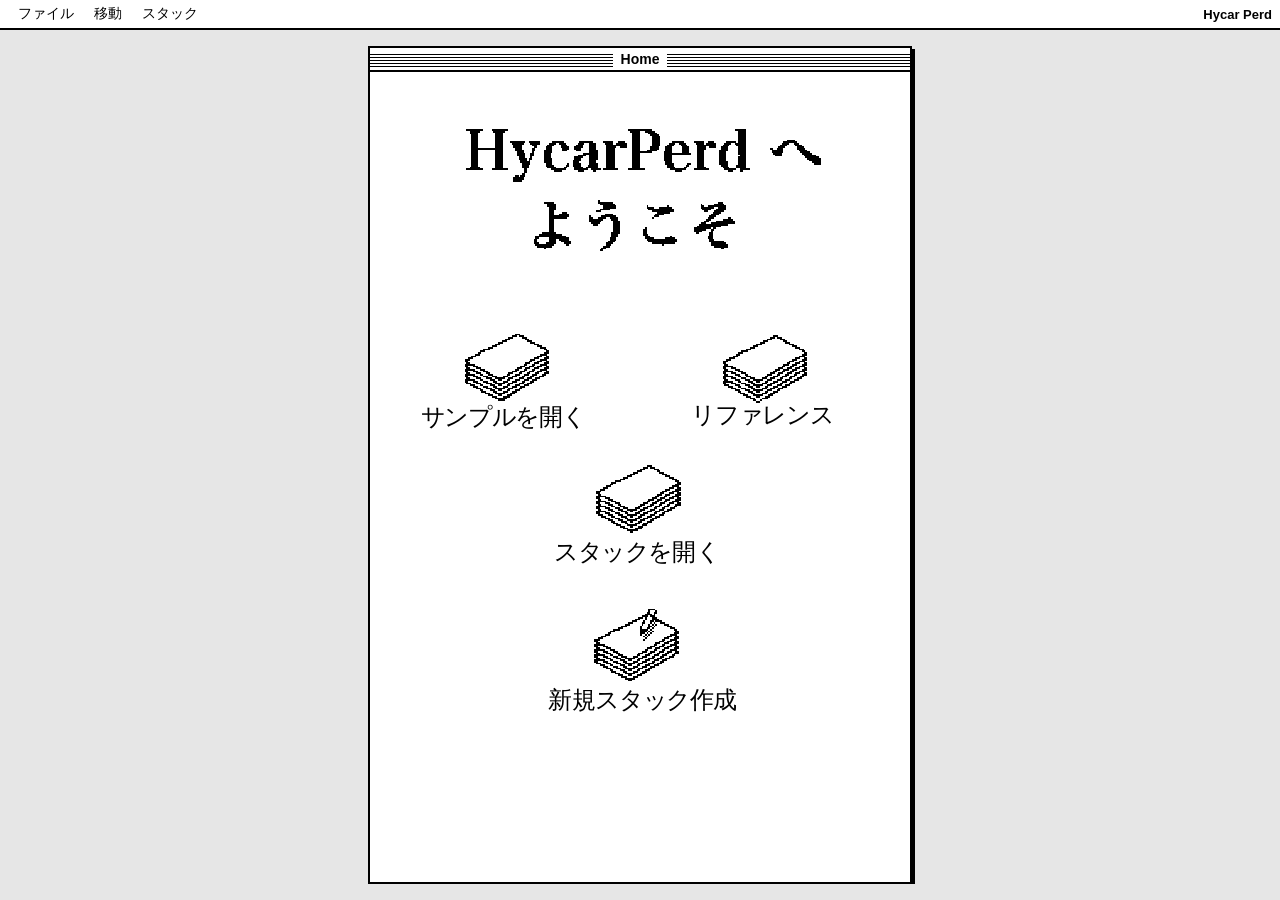
<file: index.html>
<!DOCTYPE html>
<html lang="ja" data-ui="pc">
<head>
  <meta charset="UTF-8">
  <meta name="viewport" content="width=device-width, initial-scale=1">
  <meta name="theme-color" content="#ffffff">
  <meta name="apple-mobile-web-app-title" content="HycarPerd">
  <title>HycarPerd</title>
  <link rel="stylesheet" href="./css/app.css">
  <script type="module" src="./js/app.js"></script>
</head>
<body>
  <header id="menubar" class="menubar"></header>

  <main class="workspace">
    <div class="card-column">
      <div id="card-area" class="card-area">
        <section id="card-window" class="card-window" aria-label="カード">
          <div class="title-bar"><span id="card-name">読み込み中...</span></div>
          <div id="card-stage" class="card-stage"></div>
        </section>
        <div id="paint-palette" class="paint-palette" aria-label="描画の道具" hidden></div>
      </div>
      <p id="message-box" class="message-box" aria-label="メッセージボックス" hidden></p>
    </div>
  </main>

  <div id="toast" class="toast" role="status" aria-live="polite" hidden></div>
  <input id="stack-file" class="visually-hidden" type="file" accept=".json,application/json"
    tabindex="-1" aria-hidden="true">
  <input id="image-file" class="visually-hidden" type="file" accept="image/*"
    tabindex="-1" aria-hidden="true">
</body>
</html>
</file>
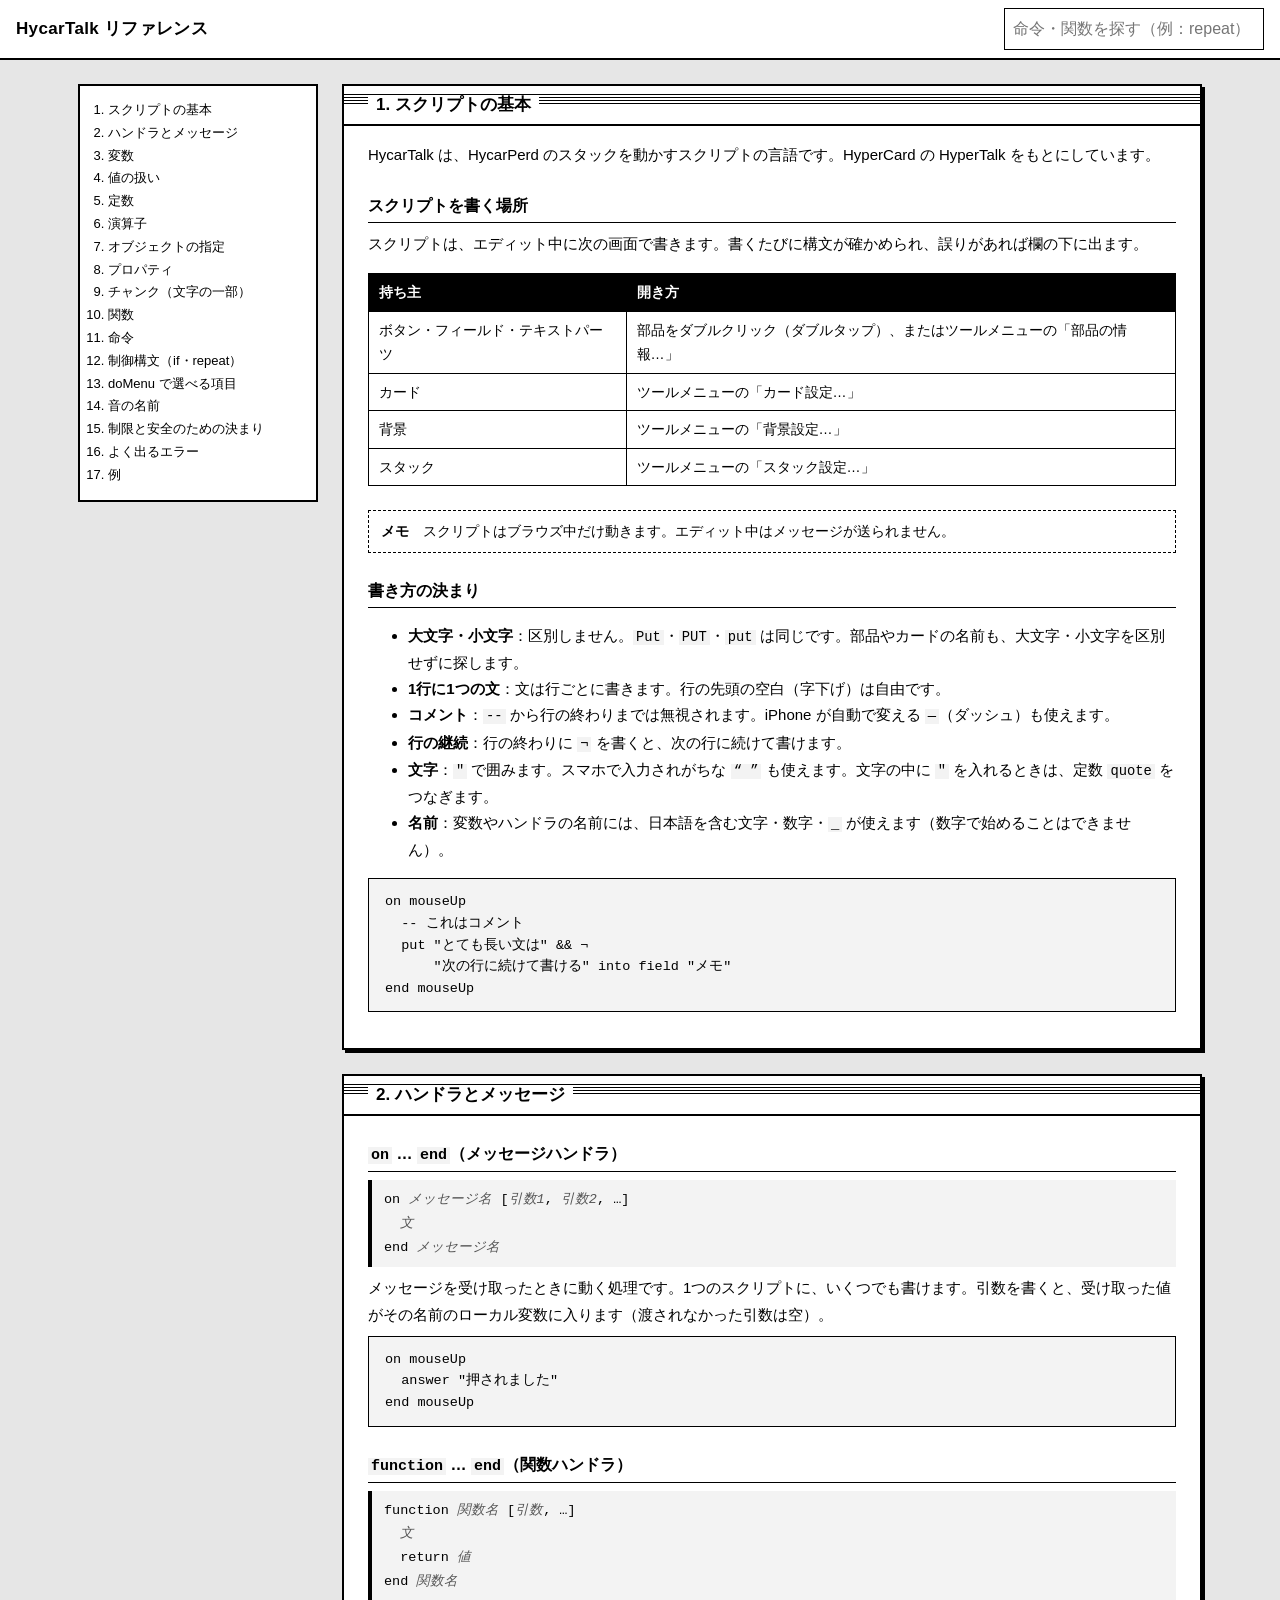
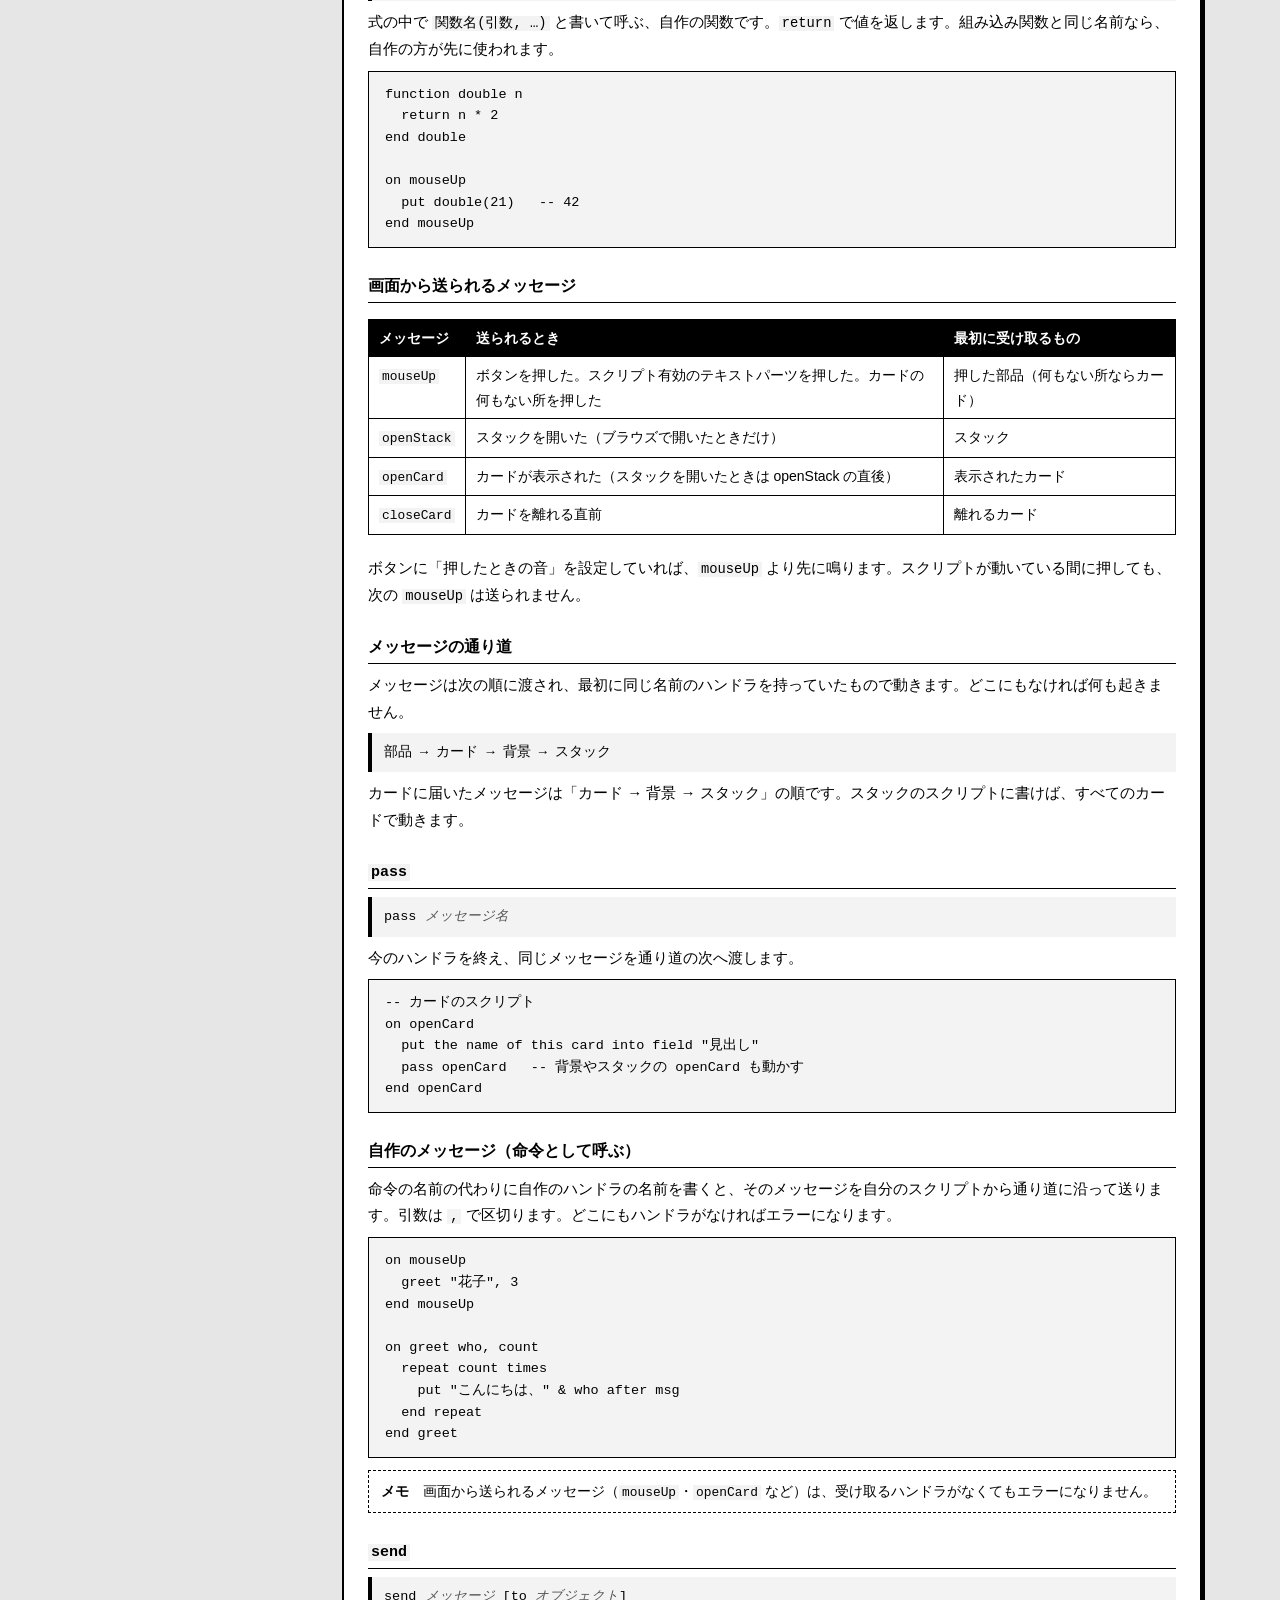
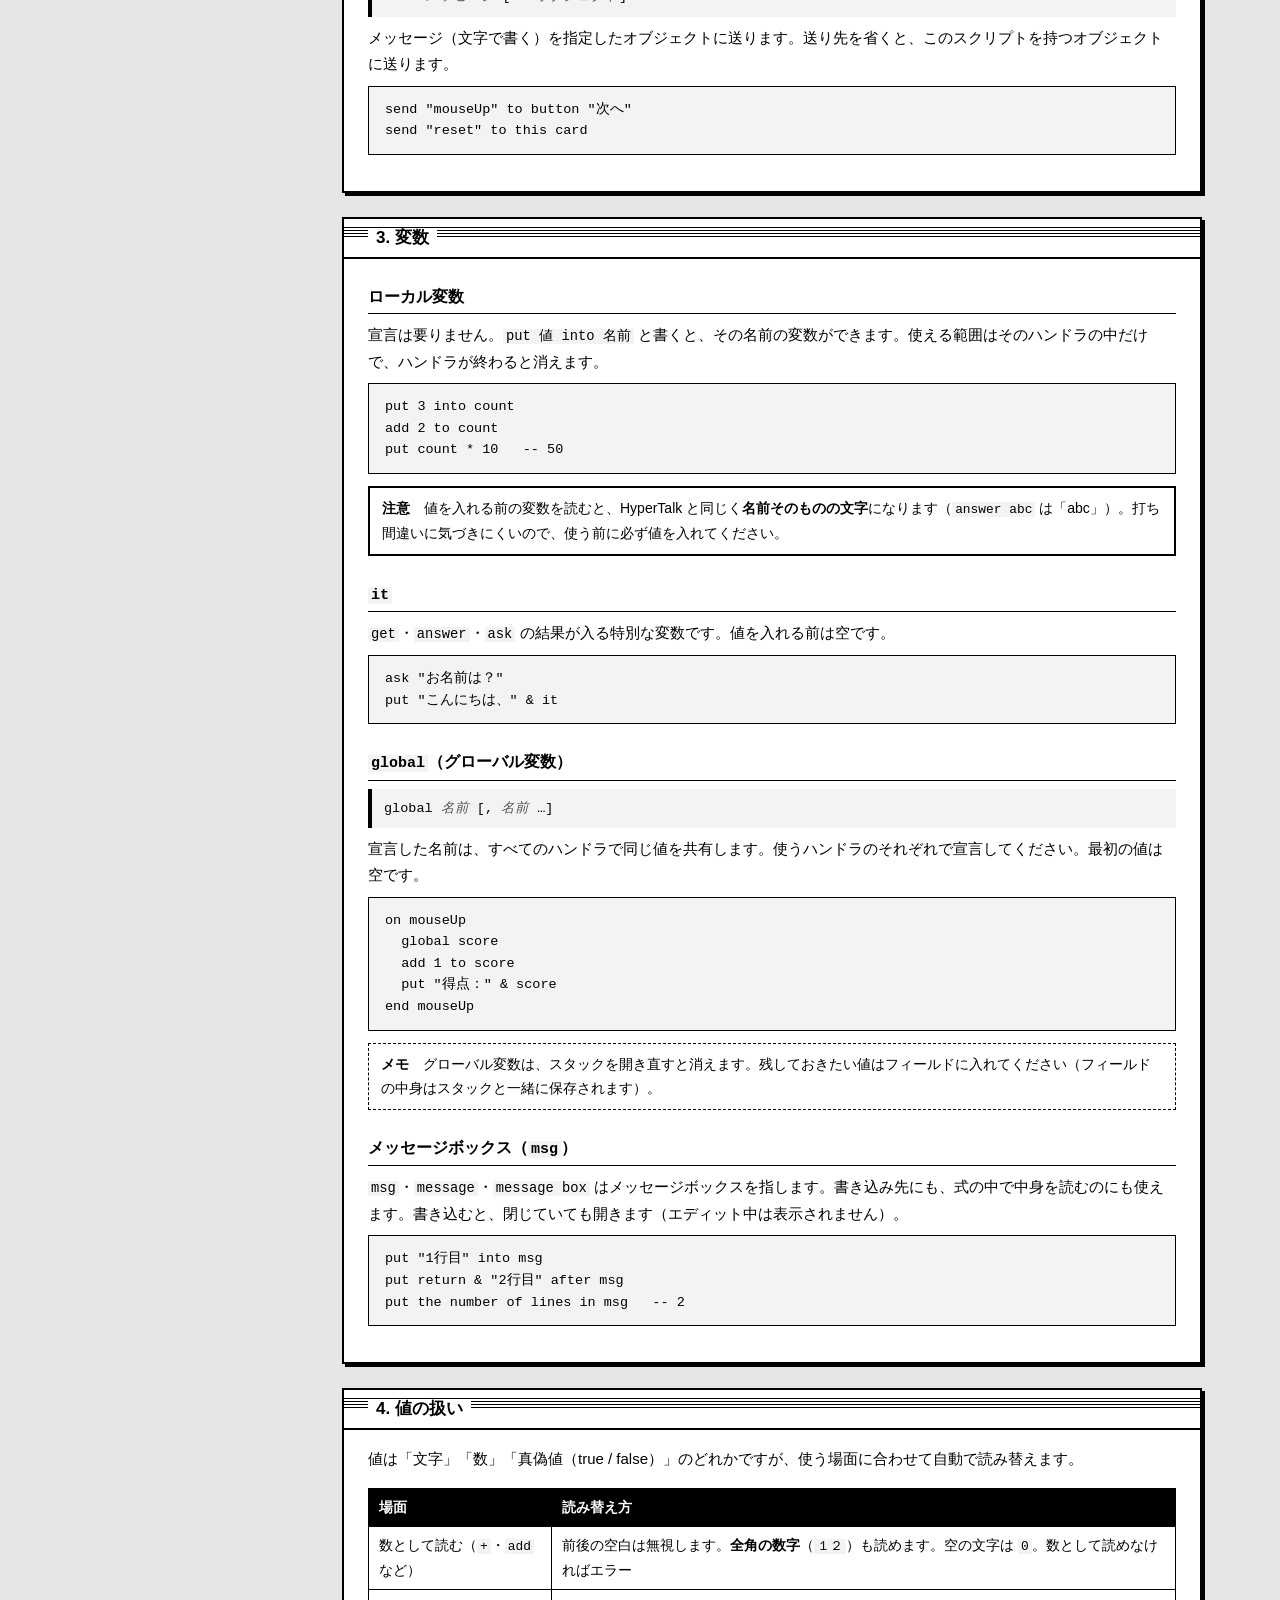
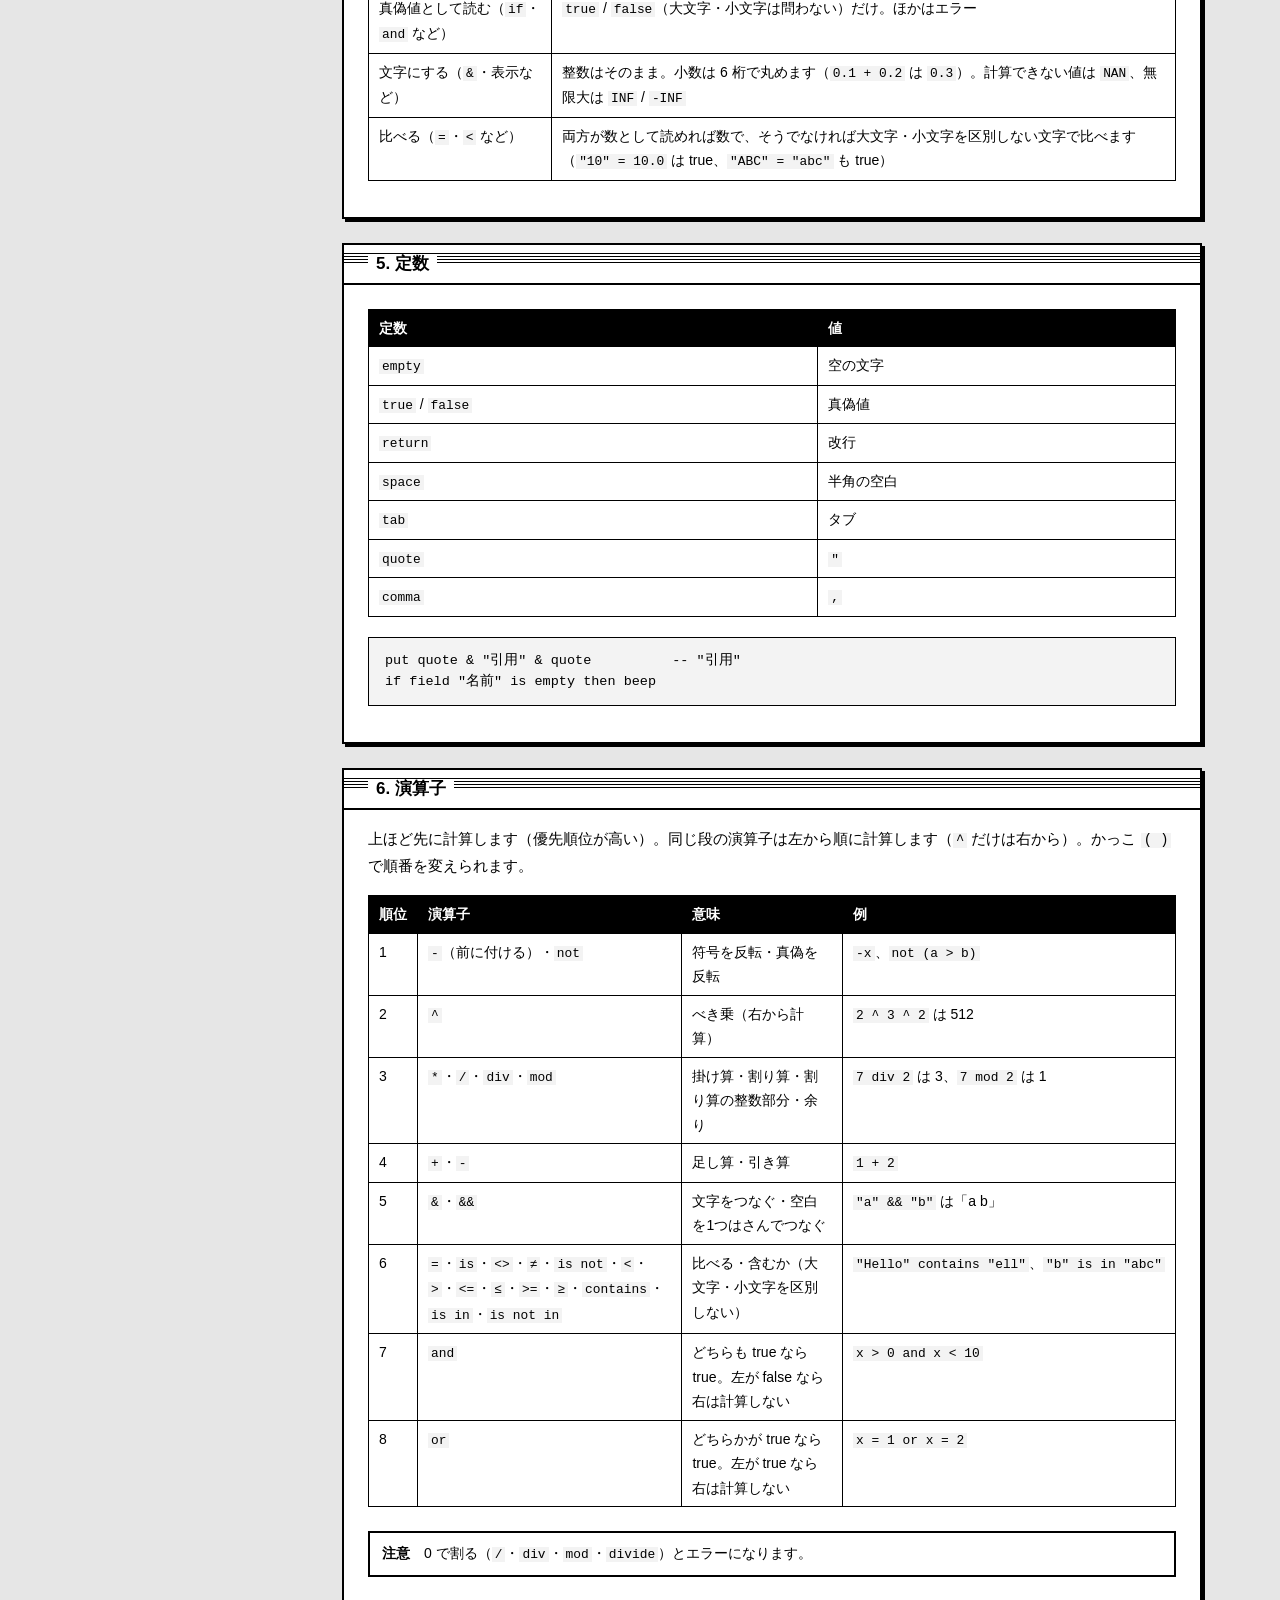
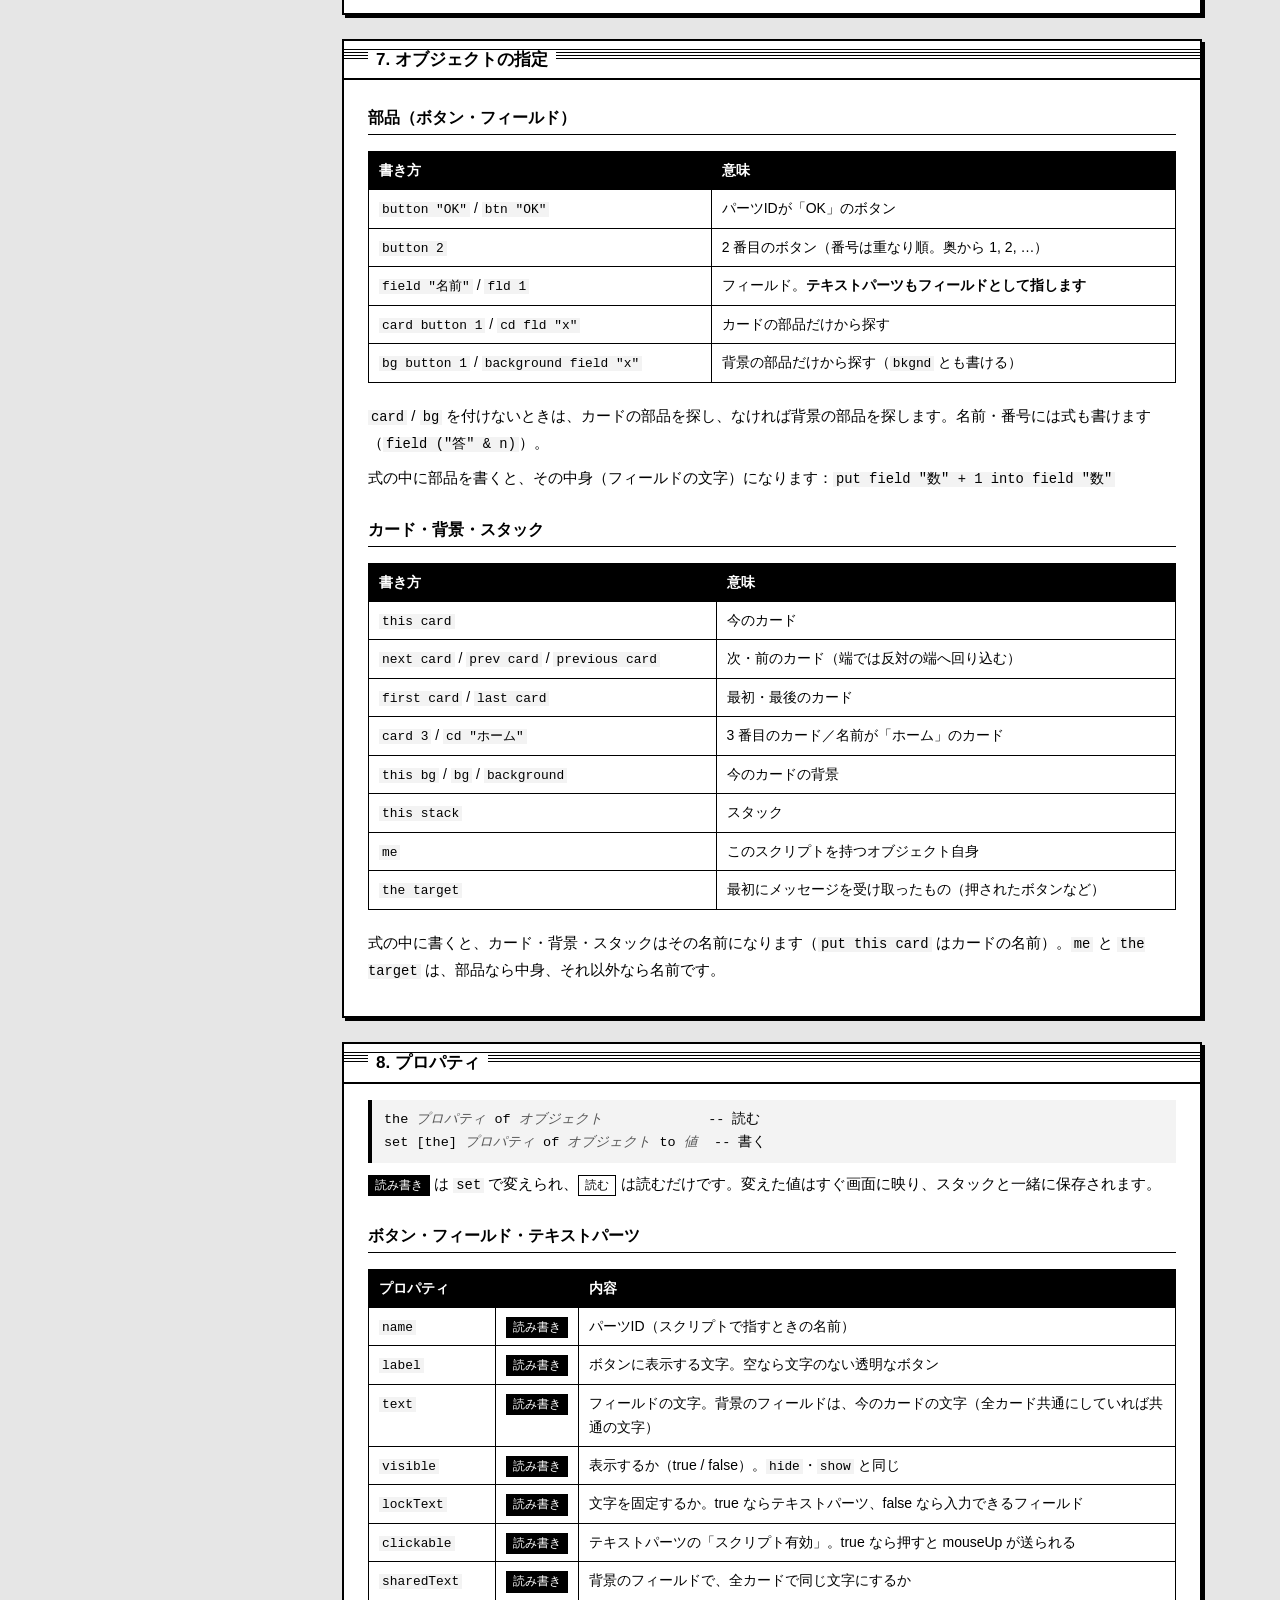
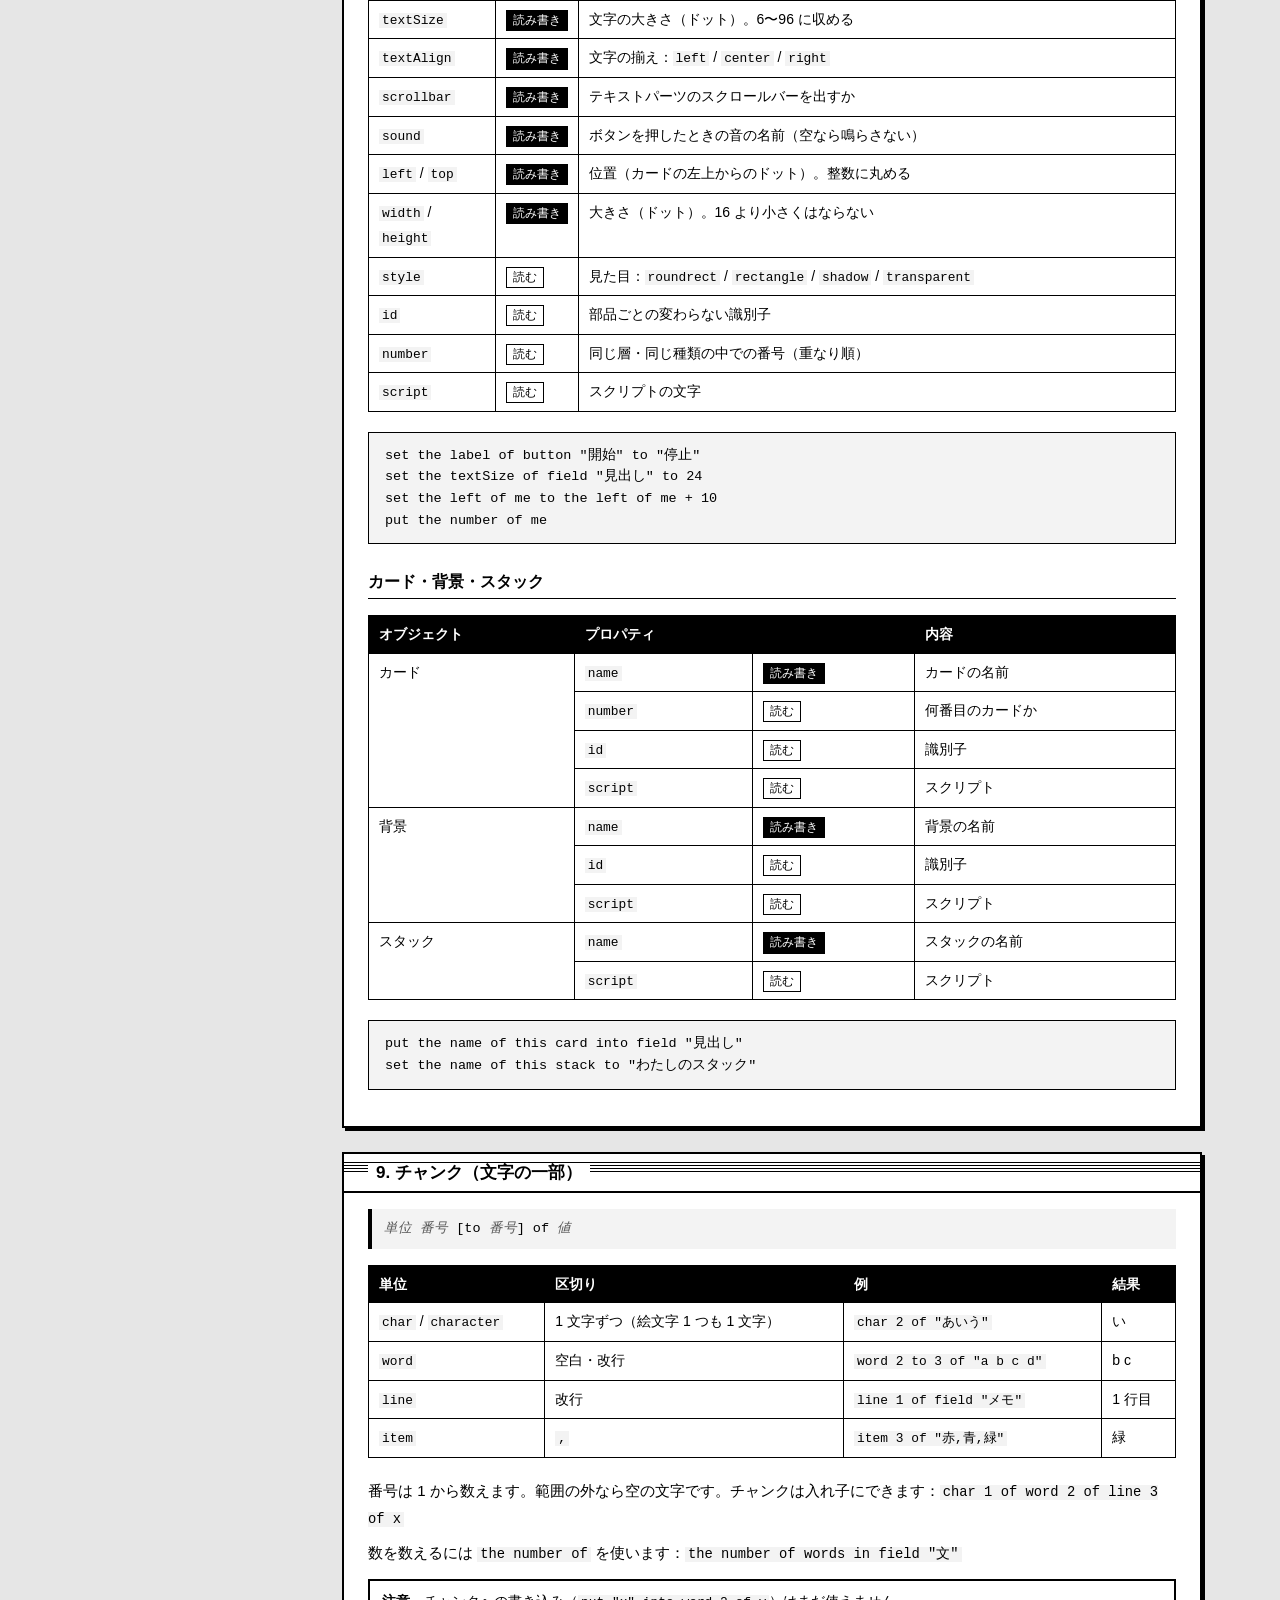
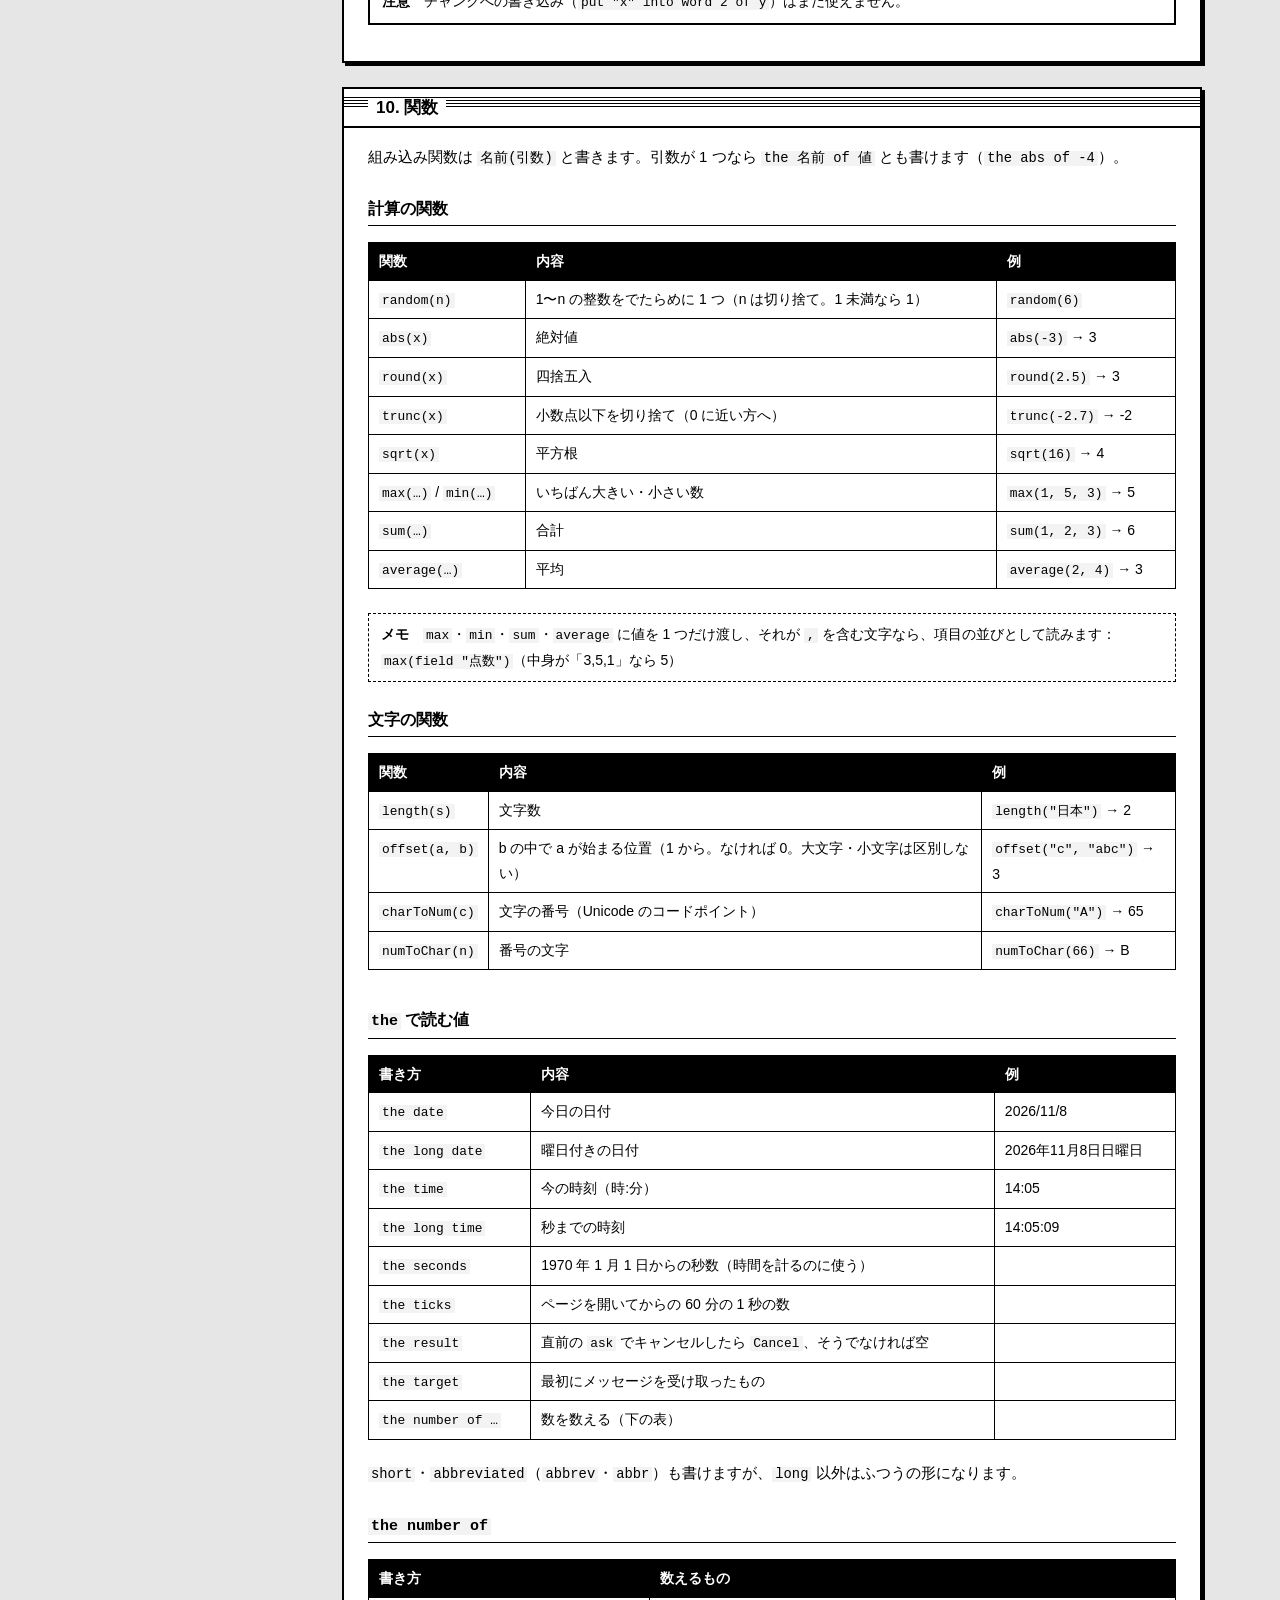
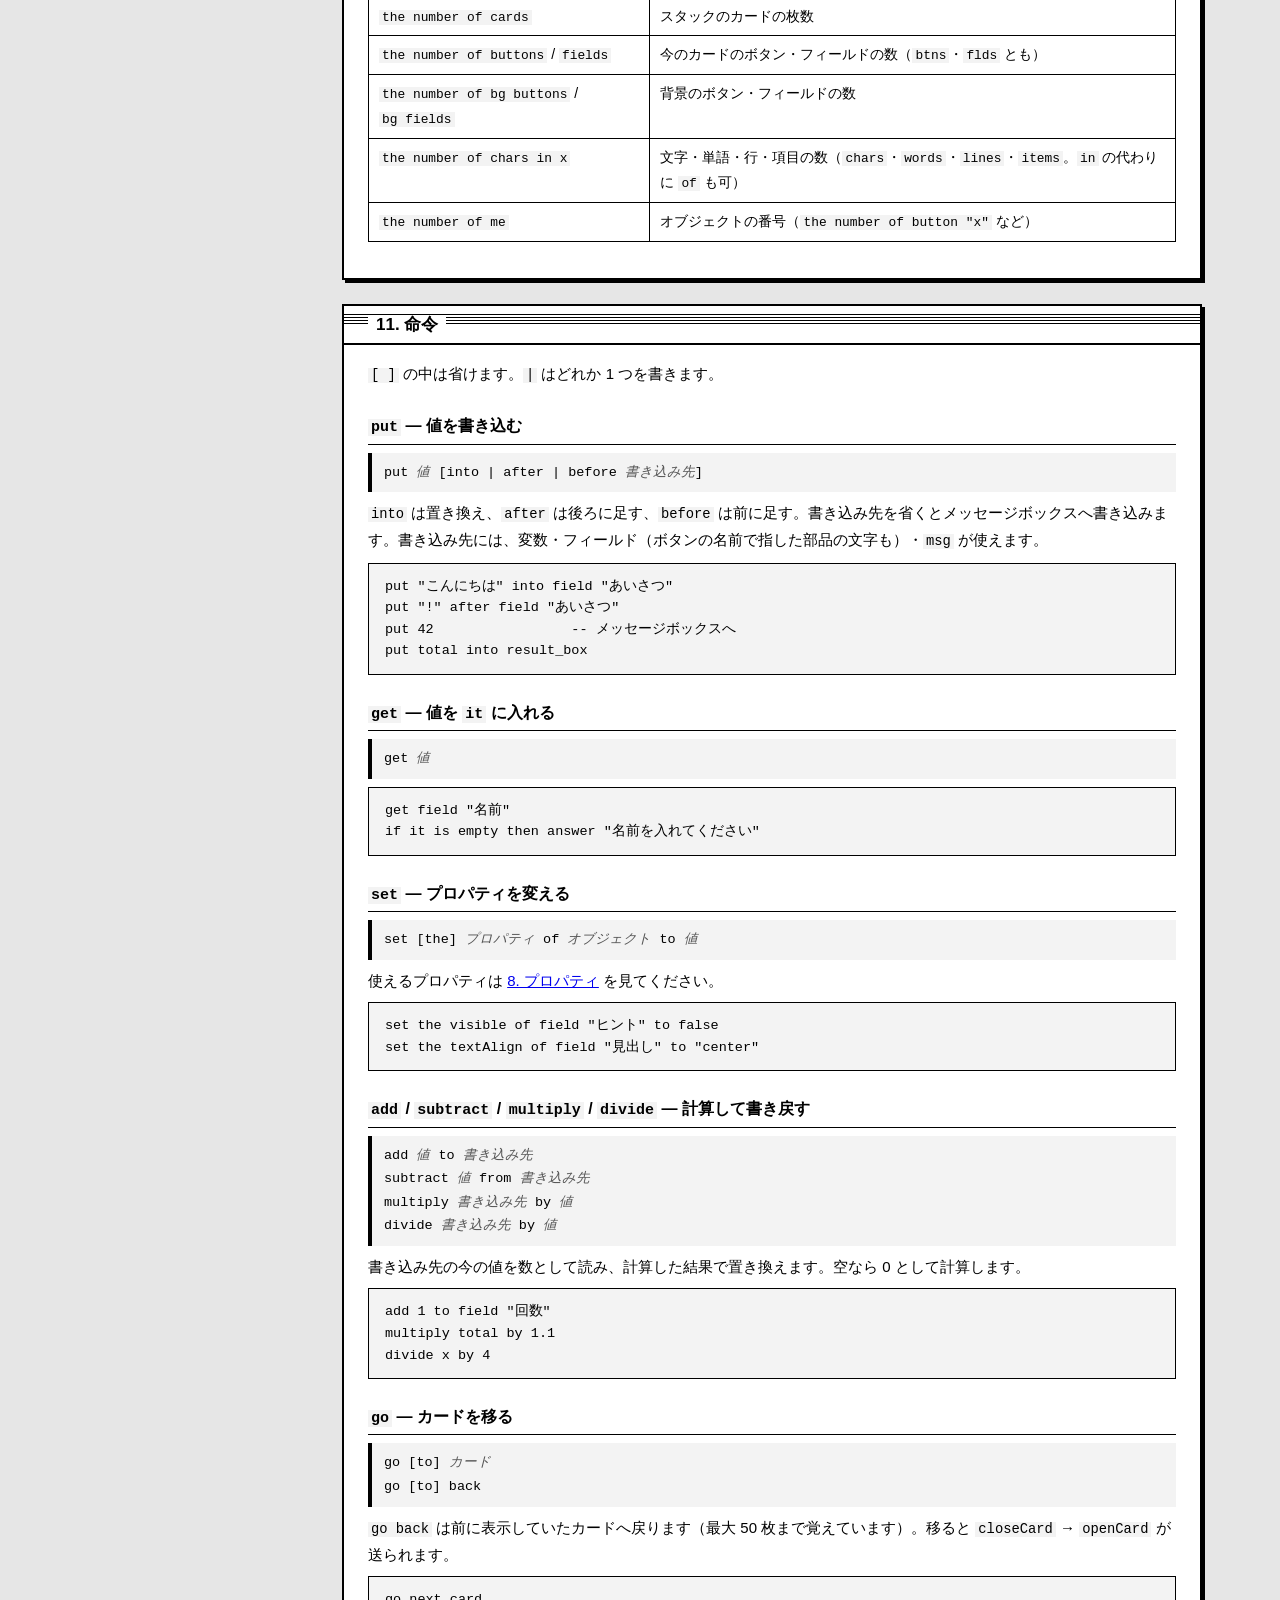
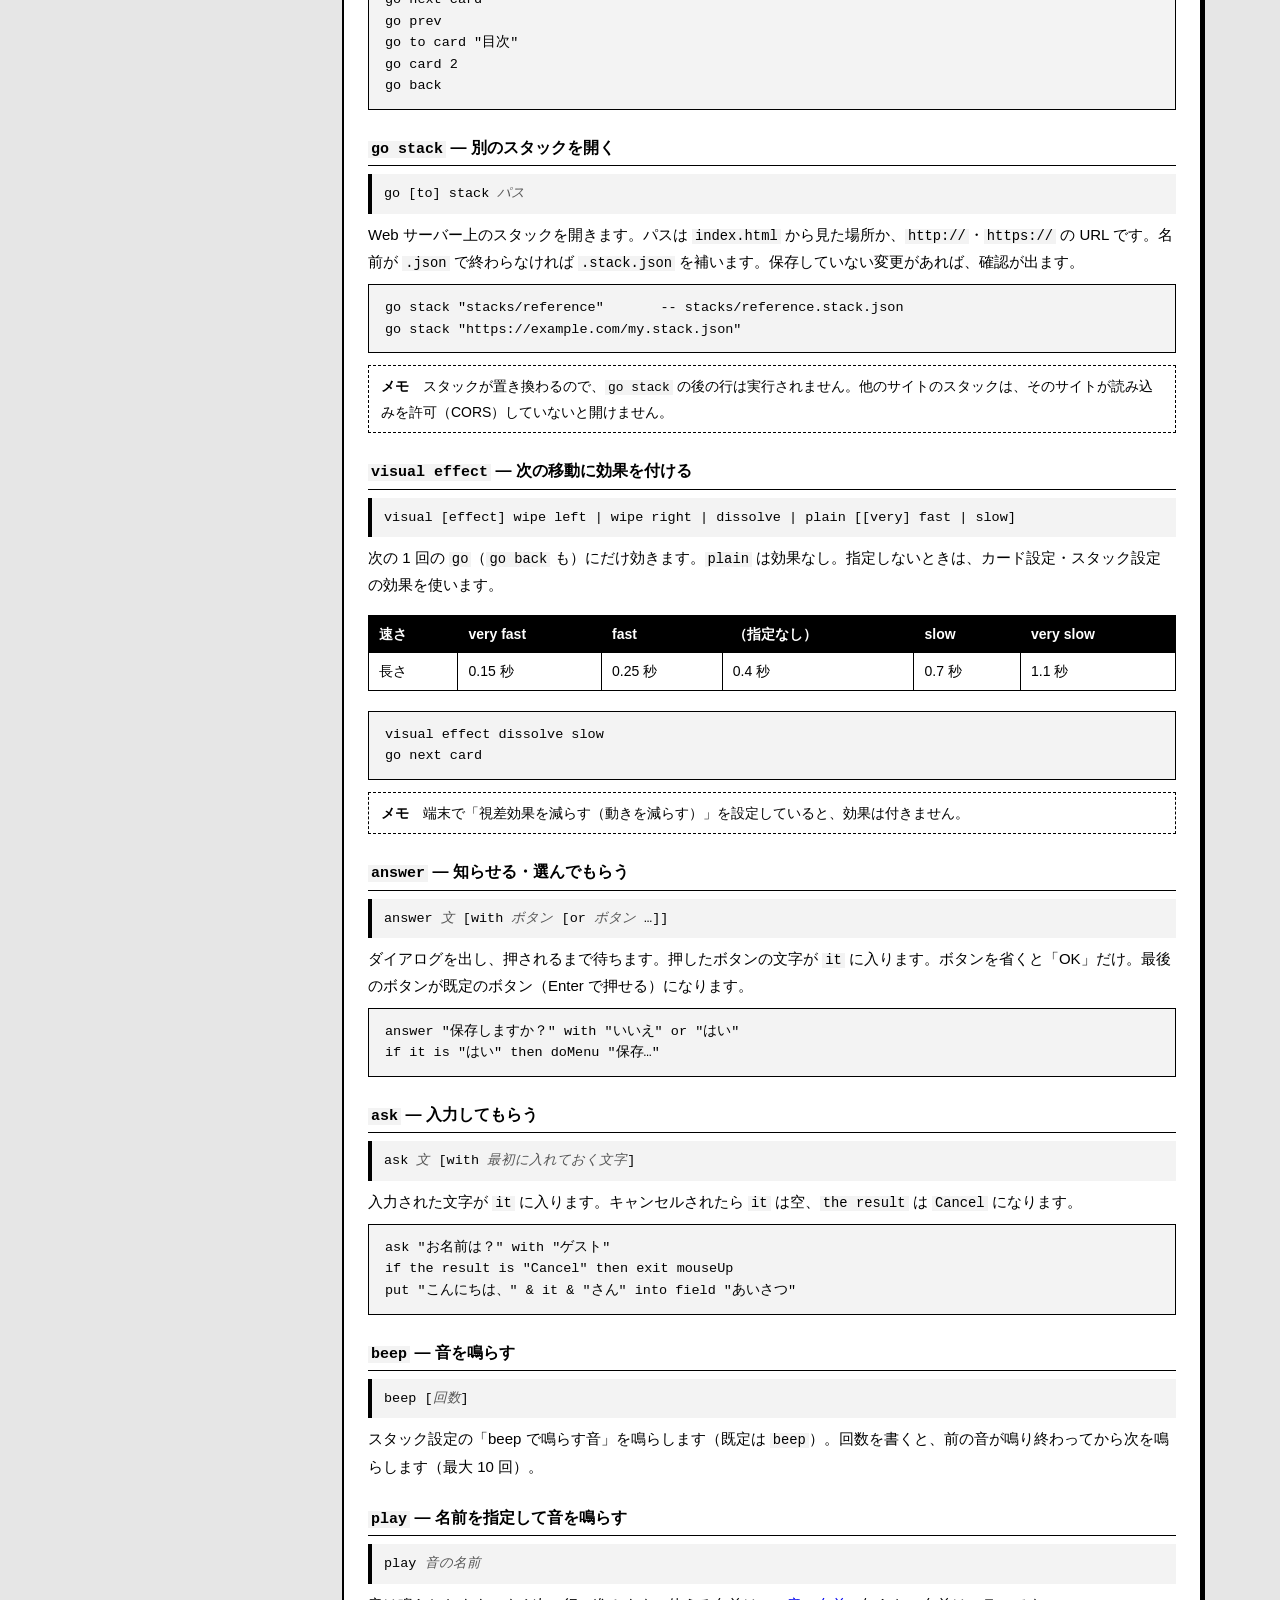
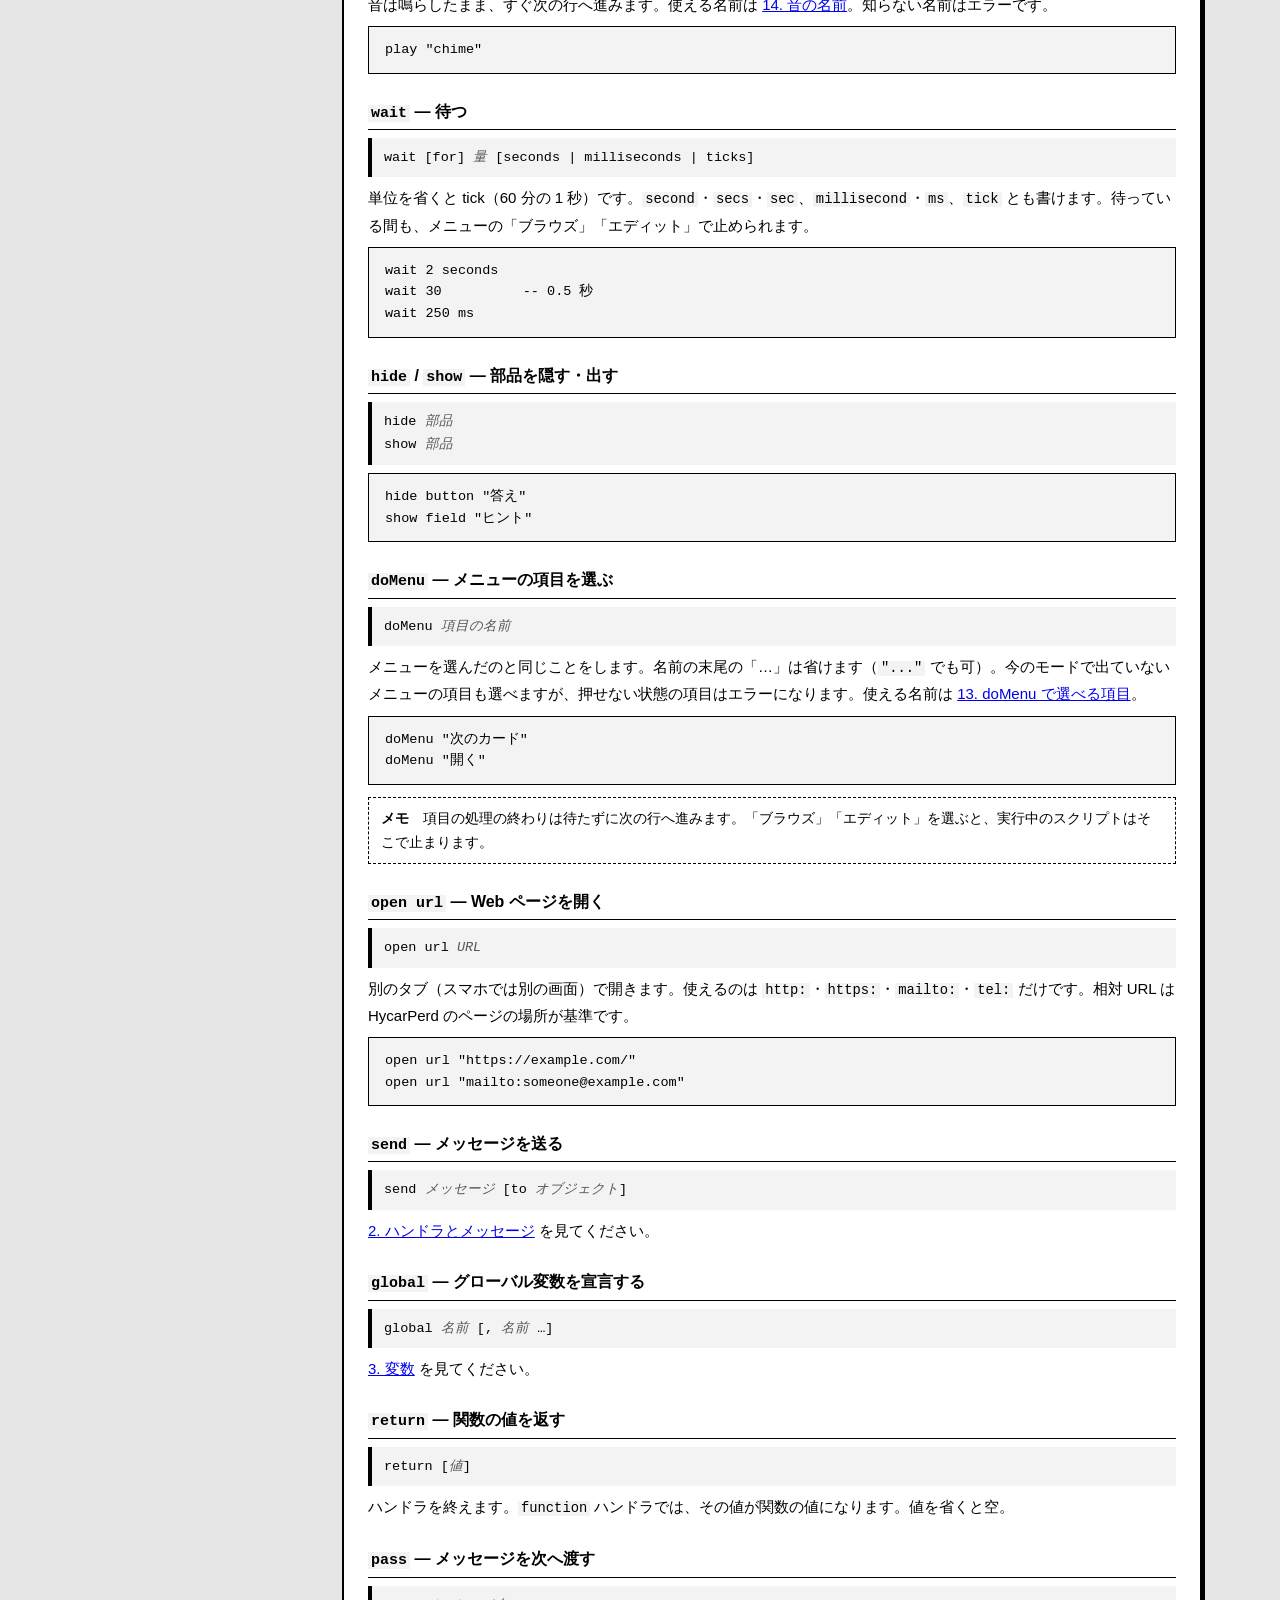
<file: docs/hycartalk-reference.html>
<!doctype html>
<html lang="ja">
<head>
<meta charset="utf-8">
<meta name="viewport" content="width=device-width, initial-scale=1">
<title>HycarTalk リファレンス</title>
<style>
  :root {
    --ink: #000;
    --paper: #fff;
    --desk: #e6e6e6;
    --muted: #555;
    --code-bg: #f3f3f3;
    --accent-bg: #000;
    --accent-ink: #fff;
    --line: 2px;
    --hairline: 1px;
    --space-xs: 4px;
    --space-s: 8px;
    --space-m: 12px;
    --space-l: 16px;
    --space-xl: 24px;
    --toc-width: 240px;
    --content-max: 860px;
    --mono: "SFMono-Regular", Menlo, Consolas, "Noto Sans Mono CJK JP", monospace;
    --sans: -apple-system, BlinkMacSystemFont, "Hiragino Kaku Gothic ProN", "Noto Sans JP", sans-serif;
  }

  @media (prefers-color-scheme: dark) {
    :root:not([data-theme="light"]) {
      --ink: #eee;
      --paper: #1b1b1b;
      --desk: #111;
      --muted: #aaa;
      --code-bg: #262626;
      --accent-bg: #eee;
      --accent-ink: #111;
    }
  }

  :root[data-theme="dark"] {
    --ink: #eee;
    --paper: #1b1b1b;
    --desk: #111;
    --muted: #aaa;
    --code-bg: #262626;
    --accent-bg: #eee;
    --accent-ink: #111;
  }

  * { box-sizing: border-box; }

  html { scroll-padding-top: 64px; }

  body {
    margin: 0;
    background: var(--desk);
    color: var(--ink);
    font-family: var(--sans);
    font-size: 15px;
    line-height: 1.75;
  }

  header.page-header {
    position: sticky;
    top: 0;
    z-index: 10;
    display: flex;
    align-items: center;
    gap: var(--space-m);
    padding: var(--space-s) var(--space-l);
    border-bottom: var(--line) solid var(--ink);
    background: var(--paper);
  }

  header.page-header h1 {
    flex: 1;
    margin: 0;
    font-size: 17px;
    letter-spacing: 0.02em;
  }

  header.page-header input {
    width: min(260px, 45vw);
    padding: 6px 8px;
    border: var(--hairline) solid var(--ink);
    background: var(--paper);
    color: var(--ink);
    font: inherit;
    font-size: 16px;
  }

  .toc-toggle {
    display: none;
    padding: 4px 10px;
    border: var(--line) solid var(--ink);
    background: var(--paper);
    color: var(--ink);
    font: inherit;
  }

  .layout {
    display: flex;
    gap: var(--space-xl);
    max-width: calc(var(--content-max) + var(--toc-width) + 3 * var(--space-xl));
    margin: 0 auto;
    padding: var(--space-xl);
  }

  nav.toc {
    position: sticky;
    top: 72px;
    flex: 0 0 var(--toc-width);
    align-self: flex-start;
    max-height: calc(100vh - 96px);
    overflow-y: auto;
    padding: var(--space-m) var(--space-m) var(--space-m) var(--space-s);
    border: var(--line) solid var(--ink);
    background: var(--paper);
    font-size: 13px;
    line-height: 1.6;
  }

  nav.toc ol { margin: 0; padding-left: 20px; }
  nav.toc li { margin: 2px 0; }
  nav.toc a { color: var(--ink); text-decoration: none; }
  nav.toc a:hover { text-decoration: underline; }

  main {
    flex: 1;
    min-width: 0;
    max-width: var(--content-max);
  }

  section.chapter {
    margin-bottom: var(--space-xl);
    padding: var(--space-l) var(--space-xl) var(--space-xl);
    border: var(--line) solid var(--ink);
    background: var(--paper);
    box-shadow: 3px 3px 0 var(--ink);
  }

  section.chapter > h2 {
    margin: calc(-1 * var(--space-l)) calc(-1 * var(--space-xl)) var(--space-l);
    padding: var(--space-xs) var(--space-xl);
    border-bottom: var(--line) solid var(--ink);
    background: repeating-linear-gradient(var(--paper) 0 2px, var(--ink) 2px 3px) 0 6px / 100% 13px no-repeat;
    font-size: 17px;
  }

  section.chapter > h2 span {
    padding: 0 var(--space-s);
    background: var(--paper);
  }

  h3 {
    margin: var(--space-xl) 0 var(--space-s);
    padding-bottom: 2px;
    border-bottom: var(--hairline) solid var(--ink);
    font-size: 16px;
  }

  h3 code { font-size: 15px; }

  p { margin: var(--space-s) 0; }

  code, pre { font-family: var(--mono); }

  code {
    padding: 0 3px;
    background: var(--code-bg);
    font-size: 0.92em;
  }

  pre {
    margin: var(--space-s) 0 var(--space-m);
    padding: var(--space-m) var(--space-l);
    overflow-x: auto;
    border: var(--hairline) solid var(--ink);
    background: var(--code-bg);
    font-size: 13.5px;
    line-height: 1.6;
  }

  pre code { padding: 0; background: none; font-size: inherit; }

  .syntax {
    margin: var(--space-s) 0;
    padding: var(--space-s) var(--space-m);
    border-left: 4px solid var(--ink);
    background: var(--code-bg);
    font-family: var(--mono);
    font-size: 13.5px;
    white-space: pre-wrap;
  }

  .syntax i { color: var(--muted); font-style: italic; }

  .table-wrap { overflow-x: auto; }

  table {
    width: 100%;
    margin: var(--space-s) 0 var(--space-m);
    border-collapse: collapse;
    font-size: 14px;
  }

  th, td {
    padding: 6px 10px;
    border: var(--hairline) solid var(--ink);
    text-align: left;
    vertical-align: top;
  }

  th { background: var(--accent-bg); color: var(--accent-ink); font-weight: 600; white-space: nowrap; }

  td code { white-space: nowrap; }

  .note, .warn {
    margin: var(--space-m) 0;
    padding: var(--space-s) var(--space-m);
    border: var(--hairline) dashed var(--ink);
    font-size: 14px;
  }

  .warn { border-style: solid; border-width: var(--line); }

  .note::before { content: "メモ　"; font-weight: 700; }
  .warn::before { content: "注意　"; font-weight: 700; }

  .badge {
    display: inline-block;
    padding: 0 6px;
    border: var(--hairline) solid var(--ink);
    font-size: 12px;
    line-height: 1.6;
    white-space: nowrap;
  }

  .badge.rw { background: var(--accent-bg); color: var(--accent-ink); }

  .entry[hidden], .chapter[hidden] { display: none; }

  .no-results { display: none; padding: var(--space-l); border: var(--line) solid var(--ink); background: var(--paper); }

  footer { padding: var(--space-l) 0 var(--space-xl); color: var(--muted); font-size: 13px; text-align: center; }

  @media (max-width: 900px) {
    .layout { display: block; padding: var(--space-l); }
    .toc-toggle { display: inline-block; }
    nav.toc { position: static; display: none; max-height: none; margin-bottom: var(--space-l); }
    nav.toc.is-open { display: block; }
    section.chapter { padding: var(--space-m) var(--space-l) var(--space-l); }
    section.chapter > h2 { margin: calc(-1 * var(--space-m)) calc(-1 * var(--space-l)) var(--space-m); padding: var(--space-xs) var(--space-l); }
    header.page-header h1 { font-size: 15px; }
  }

  @media print {
    header.page-header, nav.toc { display: none; }
    .layout { display: block; padding: 0; }
    section.chapter { box-shadow: none; break-inside: avoid-page; }
  }
</style>
</head>
<body>
<header class="page-header">
  <button class="toc-toggle" type="button" aria-expanded="false" aria-controls="toc">目次</button>
  <h1>HycarTalk リファレンス</h1>
  <input id="search" type="search" placeholder="命令・関数を探す（例：repeat）" aria-label="リファレンスを検索">
</header>

<div class="layout">
<nav class="toc" id="toc" aria-label="目次">
  <ol>
    <li><a href="#basics">スクリプトの基本</a></li>
    <li><a href="#handlers">ハンドラとメッセージ</a></li>
    <li><a href="#variables">変数</a></li>
    <li><a href="#values">値の扱い</a></li>
    <li><a href="#constants">定数</a></li>
    <li><a href="#operators">演算子</a></li>
    <li><a href="#objects">オブジェクトの指定</a></li>
    <li><a href="#properties">プロパティ</a></li>
    <li><a href="#chunks">チャンク（文字の一部）</a></li>
    <li><a href="#functions">関数</a></li>
    <li><a href="#commands">命令</a></li>
    <li><a href="#control">制御構文（if・repeat）</a></li>
    <li><a href="#menus">doMenu で選べる項目</a></li>
    <li><a href="#sounds">音の名前</a></li>
    <li><a href="#limits">制限と安全のための決まり</a></li>
    <li><a href="#errors">よく出るエラー</a></li>
    <li><a href="#examples">例</a></li>
  </ol>
</nav>

<main>
<p class="no-results" id="no-results">見つかりませんでした。別の言葉で探してください。</p>

<!-- ================================================================ -->
<section class="chapter" id="basics">
<h2><span>1. スクリプトの基本</span></h2>

<p>HycarTalk は、HycarPerd のスタックを動かすスクリプトの言語です。HyperCard の HyperTalk をもとにしています。</p>

<div class="entry">
<h3>スクリプトを書く場所</h3>
<p>スクリプトは、エディット中に次の画面で書きます。書くたびに構文が確かめられ、誤りがあれば欄の下に出ます。</p>
<div class="table-wrap"><table>
  <tr><th>持ち主</th><th>開き方</th></tr>
  <tr><td>ボタン・フィールド・テキストパーツ</td><td>部品をダブルクリック（ダブルタップ）、またはツールメニューの「部品の情報…」</td></tr>
  <tr><td>カード</td><td>ツールメニューの「カード設定…」</td></tr>
  <tr><td>背景</td><td>ツールメニューの「背景設定…」</td></tr>
  <tr><td>スタック</td><td>ツールメニューの「スタック設定…」</td></tr>
</table></div>
<p class="note">スクリプトはブラウズ中だけ動きます。エディット中はメッセージが送られません。</p>
</div>

<div class="entry">
<h3>書き方の決まり</h3>
<ul>
  <li><b>大文字・小文字</b>：区別しません。<code>Put</code>・<code>PUT</code>・<code>put</code> は同じです。部品やカードの名前も、大文字・小文字を区別せずに探します。</li>
  <li><b>1行に1つの文</b>：文は行ごとに書きます。行の先頭の空白（字下げ）は自由です。</li>
  <li><b>コメント</b>：<code>--</code> から行の終わりまでは無視されます。iPhone が自動で変える <code>—</code>（ダッシュ）も使えます。</li>
  <li><b>行の継続</b>：行の終わりに <code>¬</code> を書くと、次の行に続けて書けます。</li>
  <li><b>文字</b>：<code>"</code> で囲みます。スマホで入力されがちな <code>“ ”</code> も使えます。文字の中に <code>"</code> を入れるときは、定数 <code>quote</code> をつなぎます。</li>
  <li><b>名前</b>：変数やハンドラの名前には、日本語を含む文字・数字・<code>_</code> が使えます（数字で始めることはできません）。</li>
</ul>
<pre><code>on mouseUp
  -- これはコメント
  put "とても長い文は" &amp;&amp; ¬
      "次の行に続けて書ける" into field "メモ"
end mouseUp</code></pre>
</div>
</section>

<!-- ================================================================ -->
<section class="chapter" id="handlers">
<h2><span>2. ハンドラとメッセージ</span></h2>

<div class="entry">
<h3><code>on</code> … <code>end</code>（メッセージハンドラ）</h3>
<div class="syntax">on <i>メッセージ名</i> [<i>引数1</i>, <i>引数2</i>, …]
  <i>文</i>
end <i>メッセージ名</i></div>
<p>メッセージを受け取ったときに動く処理です。1つのスクリプトに、いくつでも書けます。引数を書くと、受け取った値がその名前のローカル変数に入ります（渡されなかった引数は空）。</p>
<pre><code>on mouseUp
  answer "押されました"
end mouseUp</code></pre>
</div>

<div class="entry">
<h3><code>function</code> … <code>end</code>（関数ハンドラ）</h3>
<div class="syntax">function <i>関数名</i> [<i>引数</i>, …]
  <i>文</i>
  return <i>値</i>
end <i>関数名</i></div>
<p>式の中で <code>関数名(引数, …)</code> と書いて呼ぶ、自作の関数です。<code>return</code> で値を返します。組み込み関数と同じ名前なら、自作の方が先に使われます。</p>
<pre><code>function double n
  return n * 2
end double

on mouseUp
  put double(21)   -- 42
end mouseUp</code></pre>
</div>

<div class="entry">
<h3>画面から送られるメッセージ</h3>
<div class="table-wrap"><table>
  <tr><th>メッセージ</th><th>送られるとき</th><th>最初に受け取るもの</th></tr>
  <tr><td><code>mouseUp</code></td><td>ボタンを押した。スクリプト有効のテキストパーツを押した。カードの何もない所を押した</td><td>押した部品（何もない所ならカード）</td></tr>
  <tr><td><code>openStack</code></td><td>スタックを開いた（ブラウズで開いたときだけ）</td><td>スタック</td></tr>
  <tr><td><code>openCard</code></td><td>カードが表示された（スタックを開いたときは openStack の直後）</td><td>表示されたカード</td></tr>
  <tr><td><code>closeCard</code></td><td>カードを離れる直前</td><td>離れるカード</td></tr>
</table></div>
<p>ボタンに「押したときの音」を設定していれば、<code>mouseUp</code> より先に鳴ります。スクリプトが動いている間に押しても、次の <code>mouseUp</code> は送られません。</p>
</div>

<div class="entry">
<h3>メッセージの通り道</h3>
<p>メッセージは次の順に渡され、最初に同じ名前のハンドラを持っていたもので動きます。どこにもなければ何も起きません。</p>
<div class="syntax">部品 → カード → 背景 → スタック</div>
<p>カードに届いたメッセージは「カード → 背景 → スタック」の順です。スタックのスクリプトに書けば、すべてのカードで動きます。</p>
</div>

<div class="entry">
<h3><code>pass</code></h3>
<div class="syntax">pass <i>メッセージ名</i></div>
<p>今のハンドラを終え、同じメッセージを通り道の次へ渡します。</p>
<pre><code>-- カードのスクリプト
on openCard
  put the name of this card into field "見出し"
  pass openCard   -- 背景やスタックの openCard も動かす
end openCard</code></pre>
</div>

<div class="entry">
<h3>自作のメッセージ（命令として呼ぶ）</h3>
<p>命令の名前の代わりに自作のハンドラの名前を書くと、そのメッセージを自分のスクリプトから通り道に沿って送ります。引数は <code>,</code> で区切ります。どこにもハンドラがなければエラーになります。</p>
<pre><code>on mouseUp
  greet "花子", 3
end mouseUp

on greet who, count
  repeat count times
    put "こんにちは、" &amp; who after msg
  end repeat
end greet</code></pre>
<p class="note">画面から送られるメッセージ（<code>mouseUp</code>・<code>openCard</code> など）は、受け取るハンドラがなくてもエラーになりません。</p>
</div>

<div class="entry">
<h3><code>send</code></h3>
<div class="syntax">send <i>メッセージ</i> [to <i>オブジェクト</i>]</div>
<p>メッセージ（文字で書く）を指定したオブジェクトに送ります。送り先を省くと、このスクリプトを持つオブジェクトに送ります。</p>
<pre><code>send "mouseUp" to button "次へ"
send "reset" to this card</code></pre>
</div>
</section>

<!-- ================================================================ -->
<section class="chapter" id="variables">
<h2><span>3. 変数</span></h2>

<div class="entry">
<h3>ローカル変数</h3>
<p>宣言は要りません。<code>put 値 into 名前</code> と書くと、その名前の変数ができます。使える範囲はそのハンドラの中だけで、ハンドラが終わると消えます。</p>
<pre><code>put 3 into count
add 2 to count
put count * 10   -- 50</code></pre>
<p class="warn">値を入れる前の変数を読むと、HyperTalk と同じく<b>名前そのものの文字</b>になります（<code>answer abc</code> は「abc」）。打ち間違いに気づきにくいので、使う前に必ず値を入れてください。</p>
</div>

<div class="entry">
<h3><code>it</code></h3>
<p><code>get</code>・<code>answer</code>・<code>ask</code> の結果が入る特別な変数です。値を入れる前は空です。</p>
<pre><code>ask "お名前は？"
put "こんにちは、" &amp; it</code></pre>
</div>

<div class="entry">
<h3><code>global</code>（グローバル変数）</h3>
<div class="syntax">global <i>名前</i> [, <i>名前</i> …]</div>
<p>宣言した名前は、すべてのハンドラで同じ値を共有します。使うハンドラのそれぞれで宣言してください。最初の値は空です。</p>
<pre><code>on mouseUp
  global score
  add 1 to score
  put "得点：" &amp; score
end mouseUp</code></pre>
<p class="note">グローバル変数は、スタックを開き直すと消えます。残しておきたい値はフィールドに入れてください（フィールドの中身はスタックと一緒に保存されます）。</p>
</div>

<div class="entry">
<h3>メッセージボックス（<code>msg</code>）</h3>
<p><code>msg</code>・<code>message</code>・<code>message box</code> はメッセージボックスを指します。書き込み先にも、式の中で中身を読むのにも使えます。書き込むと、閉じていても開きます（エディット中は表示されません）。</p>
<pre><code>put "1行目" into msg
put return &amp; "2行目" after msg
put the number of lines in msg   -- 2</code></pre>
</div>
</section>

<!-- ================================================================ -->
<section class="chapter" id="values">
<h2><span>4. 値の扱い</span></h2>

<p>値は「文字」「数」「真偽値（true / false）」のどれかですが、使う場面に合わせて自動で読み替えます。</p>
<div class="table-wrap"><table>
  <tr><th>場面</th><th>読み替え方</th></tr>
  <tr><td>数として読む（<code>+</code>・<code>add</code> など）</td><td>前後の空白は無視します。<b>全角の数字</b>（<code>１２</code>）も読めます。空の文字は <code>0</code>。数として読めなければエラー</td></tr>
  <tr><td>真偽値として読む（<code>if</code>・<code>and</code> など）</td><td><code>true</code> / <code>false</code>（大文字・小文字は問わない）だけ。ほかはエラー</td></tr>
  <tr><td>文字にする（<code>&amp;</code>・表示など）</td><td>整数はそのまま。小数は 6 桁で丸めます（<code>0.1 + 0.2</code> は <code>0.3</code>）。計算できない値は <code>NAN</code>、無限大は <code>INF</code> / <code>-INF</code></td></tr>
  <tr><td>比べる（<code>=</code>・<code>&lt;</code> など）</td><td>両方が数として読めれば数で、そうでなければ大文字・小文字を区別しない文字で比べます（<code>"10" = 10.0</code> は true、<code>"ABC" = "abc"</code> も true）</td></tr>
</table></div>
</section>

<!-- ================================================================ -->
<section class="chapter" id="constants">
<h2><span>5. 定数</span></h2>
<div class="table-wrap"><table>
  <tr><th>定数</th><th>値</th></tr>
  <tr><td><code>empty</code></td><td>空の文字</td></tr>
  <tr><td><code>true</code> / <code>false</code></td><td>真偽値</td></tr>
  <tr><td><code>return</code></td><td>改行</td></tr>
  <tr><td><code>space</code></td><td>半角の空白</td></tr>
  <tr><td><code>tab</code></td><td>タブ</td></tr>
  <tr><td><code>quote</code></td><td><code>"</code></td></tr>
  <tr><td><code>comma</code></td><td><code>,</code></td></tr>
</table></div>
<pre><code>put quote &amp; "引用" &amp; quote          -- "引用"
if field "名前" is empty then beep</code></pre>
</section>

<!-- ================================================================ -->
<section class="chapter" id="operators">
<h2><span>6. 演算子</span></h2>
<p>上ほど先に計算します（優先順位が高い）。同じ段の演算子は左から順に計算します（<code>^</code> だけは右から）。かっこ <code>( )</code> で順番を変えられます。</p>
<div class="table-wrap"><table>
  <tr><th>順位</th><th>演算子</th><th>意味</th><th>例</th></tr>
  <tr><td>1</td><td><code>-</code>（前に付ける）・<code>not</code></td><td>符号を反転・真偽を反転</td><td><code>-x</code>、<code>not (a &gt; b)</code></td></tr>
  <tr><td>2</td><td><code>^</code></td><td>べき乗（右から計算）</td><td><code>2 ^ 3 ^ 2</code> は 512</td></tr>
  <tr><td>3</td><td><code>*</code>・<code>/</code>・<code>div</code>・<code>mod</code></td><td>掛け算・割り算・割り算の整数部分・余り</td><td><code>7 div 2</code> は 3、<code>7 mod 2</code> は 1</td></tr>
  <tr><td>4</td><td><code>+</code>・<code>-</code></td><td>足し算・引き算</td><td><code>1 + 2</code></td></tr>
  <tr><td>5</td><td><code>&amp;</code>・<code>&amp;&amp;</code></td><td>文字をつなぐ・空白を1つはさんでつなぐ</td><td><code>"a" &amp;&amp; "b"</code> は「a b」</td></tr>
  <tr><td>6</td><td><code>=</code>・<code>is</code>・<code>&lt;&gt;</code>・<code>≠</code>・<code>is not</code>・<code>&lt;</code>・<code>&gt;</code>・<code>&lt;=</code>・<code>≤</code>・<code>&gt;=</code>・<code>≥</code>・<code>contains</code>・<code>is in</code>・<code>is not in</code></td><td>比べる・含むか（大文字・小文字を区別しない）</td><td><code>"Hello" contains "ell"</code>、<code>"b" is in "abc"</code></td></tr>
  <tr><td>7</td><td><code>and</code></td><td>どちらも true なら true。左が false なら右は計算しない</td><td><code>x &gt; 0 and x &lt; 10</code></td></tr>
  <tr><td>8</td><td><code>or</code></td><td>どちらかが true なら true。左が true なら右は計算しない</td><td><code>x = 1 or x = 2</code></td></tr>
</table></div>
<p class="warn">0 で割る（<code>/</code>・<code>div</code>・<code>mod</code>・<code>divide</code>）とエラーになります。</p>
</section>

<!-- ================================================================ -->
<section class="chapter" id="objects">
<h2><span>7. オブジェクトの指定</span></h2>

<div class="entry">
<h3>部品（ボタン・フィールド）</h3>
<div class="table-wrap"><table>
  <tr><th>書き方</th><th>意味</th></tr>
  <tr><td><code>button "OK"</code> / <code>btn "OK"</code></td><td>パーツIDが「OK」のボタン</td></tr>
  <tr><td><code>button 2</code></td><td>2 番目のボタン（番号は重なり順。奥から 1, 2, …）</td></tr>
  <tr><td><code>field "名前"</code> / <code>fld 1</code></td><td>フィールド。<b>テキストパーツもフィールドとして指します</b></td></tr>
  <tr><td><code>card button 1</code> / <code>cd fld "x"</code></td><td>カードの部品だけから探す</td></tr>
  <tr><td><code>bg button 1</code> / <code>background field "x"</code></td><td>背景の部品だけから探す（<code>bkgnd</code> とも書ける）</td></tr>
</table></div>
<p><code>card</code> / <code>bg</code> を付けないときは、カードの部品を探し、なければ背景の部品を探します。名前・番号には式も書けます（<code>field ("答" &amp; n)</code>）。</p>
<p>式の中に部品を書くと、その中身（フィールドの文字）になります：<code>put field "数" + 1 into field "数"</code></p>
</div>

<div class="entry">
<h3>カード・背景・スタック</h3>
<div class="table-wrap"><table>
  <tr><th>書き方</th><th>意味</th></tr>
  <tr><td><code>this card</code></td><td>今のカード</td></tr>
  <tr><td><code>next card</code> / <code>prev card</code> / <code>previous card</code></td><td>次・前のカード（端では反対の端へ回り込む）</td></tr>
  <tr><td><code>first card</code> / <code>last card</code></td><td>最初・最後のカード</td></tr>
  <tr><td><code>card 3</code> / <code>cd "ホーム"</code></td><td>3 番目のカード／名前が「ホーム」のカード</td></tr>
  <tr><td><code>this bg</code> / <code>bg</code> / <code>background</code></td><td>今のカードの背景</td></tr>
  <tr><td><code>this stack</code></td><td>スタック</td></tr>
  <tr><td><code>me</code></td><td>このスクリプトを持つオブジェクト自身</td></tr>
  <tr><td><code>the target</code></td><td>最初にメッセージを受け取ったもの（押されたボタンなど）</td></tr>
</table></div>
<p>式の中に書くと、カード・背景・スタックはその名前になります（<code>put this card</code> はカードの名前）。<code>me</code> と <code>the target</code> は、部品なら中身、それ以外なら名前です。</p>
</div>
</section>

<!-- ================================================================ -->
<section class="chapter" id="properties">
<h2><span>8. プロパティ</span></h2>
<div class="syntax">the <i>プロパティ</i> of <i>オブジェクト</i>             -- 読む
set [the] <i>プロパティ</i> of <i>オブジェクト</i> to <i>値</i>  -- 書く</div>
<p><span class="badge rw">読み書き</span> は <code>set</code> で変えられ、<span class="badge">読む</span> は読むだけです。変えた値はすぐ画面に映り、スタックと一緒に保存されます。</p>

<div class="entry">
<h3>ボタン・フィールド・テキストパーツ</h3>
<div class="table-wrap"><table>
  <tr><th>プロパティ</th><th></th><th>内容</th></tr>
  <tr><td><code>name</code></td><td><span class="badge rw">読み書き</span></td><td>パーツID（スクリプトで指すときの名前）</td></tr>
  <tr><td><code>label</code></td><td><span class="badge rw">読み書き</span></td><td>ボタンに表示する文字。空なら文字のない透明なボタン</td></tr>
  <tr><td><code>text</code></td><td><span class="badge rw">読み書き</span></td><td>フィールドの文字。背景のフィールドは、今のカードの文字（全カード共通にしていれば共通の文字）</td></tr>
  <tr><td><code>visible</code></td><td><span class="badge rw">読み書き</span></td><td>表示するか（true / false）。<code>hide</code>・<code>show</code> と同じ</td></tr>
  <tr><td><code>lockText</code></td><td><span class="badge rw">読み書き</span></td><td>文字を固定するか。true ならテキストパーツ、false なら入力できるフィールド</td></tr>
  <tr><td><code>clickable</code></td><td><span class="badge rw">読み書き</span></td><td>テキストパーツの「スクリプト有効」。true なら押すと mouseUp が送られる</td></tr>
  <tr><td><code>sharedText</code></td><td><span class="badge rw">読み書き</span></td><td>背景のフィールドで、全カードで同じ文字にするか</td></tr>
  <tr><td><code>textSize</code></td><td><span class="badge rw">読み書き</span></td><td>文字の大きさ（ドット）。6〜96 に収める</td></tr>
  <tr><td><code>textAlign</code></td><td><span class="badge rw">読み書き</span></td><td>文字の揃え：<code>left</code> / <code>center</code> / <code>right</code></td></tr>
  <tr><td><code>scrollbar</code></td><td><span class="badge rw">読み書き</span></td><td>テキストパーツのスクロールバーを出すか</td></tr>
  <tr><td><code>sound</code></td><td><span class="badge rw">読み書き</span></td><td>ボタンを押したときの音の名前（空なら鳴らさない）</td></tr>
  <tr><td><code>left</code> / <code>top</code></td><td><span class="badge rw">読み書き</span></td><td>位置（カードの左上からのドット）。整数に丸める</td></tr>
  <tr><td><code>width</code> / <code>height</code></td><td><span class="badge rw">読み書き</span></td><td>大きさ（ドット）。16 より小さくはならない</td></tr>
  <tr><td><code>style</code></td><td><span class="badge">読む</span></td><td>見た目：<code>roundrect</code> / <code>rectangle</code> / <code>shadow</code> / <code>transparent</code></td></tr>
  <tr><td><code>id</code></td><td><span class="badge">読む</span></td><td>部品ごとの変わらない識別子</td></tr>
  <tr><td><code>number</code></td><td><span class="badge">読む</span></td><td>同じ層・同じ種類の中での番号（重なり順）</td></tr>
  <tr><td><code>script</code></td><td><span class="badge">読む</span></td><td>スクリプトの文字</td></tr>
</table></div>
<pre><code>set the label of button "開始" to "停止"
set the textSize of field "見出し" to 24
set the left of me to the left of me + 10
put the number of me</code></pre>
</div>

<div class="entry">
<h3>カード・背景・スタック</h3>
<div class="table-wrap"><table>
  <tr><th>オブジェクト</th><th>プロパティ</th><th></th><th>内容</th></tr>
  <tr><td rowspan="4">カード</td><td><code>name</code></td><td><span class="badge rw">読み書き</span></td><td>カードの名前</td></tr>
  <tr><td><code>number</code></td><td><span class="badge">読む</span></td><td>何番目のカードか</td></tr>
  <tr><td><code>id</code></td><td><span class="badge">読む</span></td><td>識別子</td></tr>
  <tr><td><code>script</code></td><td><span class="badge">読む</span></td><td>スクリプト</td></tr>
  <tr><td rowspan="3">背景</td><td><code>name</code></td><td><span class="badge rw">読み書き</span></td><td>背景の名前</td></tr>
  <tr><td><code>id</code></td><td><span class="badge">読む</span></td><td>識別子</td></tr>
  <tr><td><code>script</code></td><td><span class="badge">読む</span></td><td>スクリプト</td></tr>
  <tr><td rowspan="2">スタック</td><td><code>name</code></td><td><span class="badge rw">読み書き</span></td><td>スタックの名前</td></tr>
  <tr><td><code>script</code></td><td><span class="badge">読む</span></td><td>スクリプト</td></tr>
</table></div>
<pre><code>put the name of this card into field "見出し"
set the name of this stack to "わたしのスタック"</code></pre>
</div>
</section>

<!-- ================================================================ -->
<section class="chapter" id="chunks">
<h2><span>9. チャンク（文字の一部）</span></h2>
<div class="syntax"><i>単位</i> <i>番号</i> [to <i>番号</i>] of <i>値</i></div>
<div class="table-wrap"><table>
  <tr><th>単位</th><th>区切り</th><th>例</th><th>結果</th></tr>
  <tr><td><code>char</code> / <code>character</code></td><td>1 文字ずつ（絵文字 1 つも 1 文字）</td><td><code>char 2 of "あいう"</code></td><td>い</td></tr>
  <tr><td><code>word</code></td><td>空白・改行</td><td><code>word 2 to 3 of "a b c d"</code></td><td>b c</td></tr>
  <tr><td><code>line</code></td><td>改行</td><td><code>line 1 of field "メモ"</code></td><td>1 行目</td></tr>
  <tr><td><code>item</code></td><td><code>,</code></td><td><code>item 3 of "赤,青,緑"</code></td><td>緑</td></tr>
</table></div>
<p>番号は 1 から数えます。範囲の外なら空の文字です。チャンクは入れ子にできます：<code>char 1 of word 2 of line 3 of x</code></p>
<p>数を数えるには <code>the number of</code> を使います：<code>the number of words in field "文"</code></p>
<p class="warn">チャンクへの書き込み（<code>put "x" into word 2 of y</code>）はまだ使えません。</p>
</section>

<!-- ================================================================ -->
<section class="chapter" id="functions">
<h2><span>10. 関数</span></h2>
<p>組み込み関数は <code>名前(引数)</code> と書きます。引数が 1 つなら <code>the 名前 of 値</code> とも書けます（<code>the abs of -4</code>）。</p>

<div class="entry">
<h3>計算の関数</h3>
<div class="table-wrap"><table>
  <tr><th>関数</th><th>内容</th><th>例</th></tr>
  <tr><td><code>random(n)</code></td><td>1〜n の整数をでたらめに 1 つ（n は切り捨て。1 未満なら 1）</td><td><code>random(6)</code></td></tr>
  <tr><td><code>abs(x)</code></td><td>絶対値</td><td><code>abs(-3)</code> → 3</td></tr>
  <tr><td><code>round(x)</code></td><td>四捨五入</td><td><code>round(2.5)</code> → 3</td></tr>
  <tr><td><code>trunc(x)</code></td><td>小数点以下を切り捨て（0 に近い方へ）</td><td><code>trunc(-2.7)</code> → -2</td></tr>
  <tr><td><code>sqrt(x)</code></td><td>平方根</td><td><code>sqrt(16)</code> → 4</td></tr>
  <tr><td><code>max(…)</code> / <code>min(…)</code></td><td>いちばん大きい・小さい数</td><td><code>max(1, 5, 3)</code> → 5</td></tr>
  <tr><td><code>sum(…)</code></td><td>合計</td><td><code>sum(1, 2, 3)</code> → 6</td></tr>
  <tr><td><code>average(…)</code></td><td>平均</td><td><code>average(2, 4)</code> → 3</td></tr>
</table></div>
<p class="note"><code>max</code>・<code>min</code>・<code>sum</code>・<code>average</code> に値を 1 つだけ渡し、それが <code>,</code> を含む文字なら、項目の並びとして読みます：<code>max(field "点数")</code>（中身が「3,5,1」なら 5）</p>
</div>

<div class="entry">
<h3>文字の関数</h3>
<div class="table-wrap"><table>
  <tr><th>関数</th><th>内容</th><th>例</th></tr>
  <tr><td><code>length(s)</code></td><td>文字数</td><td><code>length("日本")</code> → 2</td></tr>
  <tr><td><code>offset(a, b)</code></td><td>b の中で a が始まる位置（1 から。なければ 0。大文字・小文字は区別しない）</td><td><code>offset("c", "abc")</code> → 3</td></tr>
  <tr><td><code>charToNum(c)</code></td><td>文字の番号（Unicode のコードポイント）</td><td><code>charToNum("A")</code> → 65</td></tr>
  <tr><td><code>numToChar(n)</code></td><td>番号の文字</td><td><code>numToChar(66)</code> → B</td></tr>
</table></div>
</div>

<div class="entry">
<h3><code>the</code> で読む値</h3>
<div class="table-wrap"><table>
  <tr><th>書き方</th><th>内容</th><th>例</th></tr>
  <tr><td><code>the date</code></td><td>今日の日付</td><td>2026/11/8</td></tr>
  <tr><td><code>the long date</code></td><td>曜日付きの日付</td><td>2026年11月8日日曜日</td></tr>
  <tr><td><code>the time</code></td><td>今の時刻（時:分）</td><td>14:05</td></tr>
  <tr><td><code>the long time</code></td><td>秒までの時刻</td><td>14:05:09</td></tr>
  <tr><td><code>the seconds</code></td><td>1970 年 1 月 1 日からの秒数（時間を計るのに使う）</td><td></td></tr>
  <tr><td><code>the ticks</code></td><td>ページを開いてからの 60 分の 1 秒の数</td><td></td></tr>
  <tr><td><code>the result</code></td><td>直前の <code>ask</code> でキャンセルしたら <code>Cancel</code>、そうでなければ空</td><td></td></tr>
  <tr><td><code>the target</code></td><td>最初にメッセージを受け取ったもの</td><td></td></tr>
  <tr><td><code>the number of …</code></td><td>数を数える（下の表）</td><td></td></tr>
</table></div>
<p><code>short</code>・<code>abbreviated</code>（<code>abbrev</code>・<code>abbr</code>）も書けますが、<code>long</code> 以外はふつうの形になります。</p>
</div>

<div class="entry">
<h3><code>the number of</code></h3>
<div class="table-wrap"><table>
  <tr><th>書き方</th><th>数えるもの</th></tr>
  <tr><td><code>the number of cards</code></td><td>スタックのカードの枚数</td></tr>
  <tr><td><code>the number of buttons</code> / <code>fields</code></td><td>今のカードのボタン・フィールドの数（<code>btns</code>・<code>flds</code> とも）</td></tr>
  <tr><td><code>the number of bg buttons</code> / <code>bg fields</code></td><td>背景のボタン・フィールドの数</td></tr>
  <tr><td><code>the number of chars in x</code></td><td>文字・単語・行・項目の数（<code>chars</code>・<code>words</code>・<code>lines</code>・<code>items</code>。<code>in</code> の代わりに <code>of</code> も可）</td></tr>
  <tr><td><code>the number of me</code></td><td>オブジェクトの番号（<code>the number of button "x"</code> など）</td></tr>
</table></div>
</div>
</section>

<!-- ================================================================ -->
<section class="chapter" id="commands">
<h2><span>11. 命令</span></h2>
<p><code>[ ]</code> の中は省けます。<code>|</code> はどれか 1 つを書きます。</p>

<div class="entry">
<h3><code>put</code> — 値を書き込む</h3>
<div class="syntax">put <i>値</i> [into | after | before <i>書き込み先</i>]</div>
<p><code>into</code> は置き換え、<code>after</code> は後ろに足す、<code>before</code> は前に足す。書き込み先を省くとメッセージボックスへ書き込みます。書き込み先には、変数・フィールド（ボタンの名前で指した部品の文字も）・<code>msg</code> が使えます。</p>
<pre><code>put "こんにちは" into field "あいさつ"
put "!" after field "あいさつ"
put 42                 -- メッセージボックスへ
put total into result_box</code></pre>
</div>

<div class="entry">
<h3><code>get</code> — 値を <code>it</code> に入れる</h3>
<div class="syntax">get <i>値</i></div>
<pre><code>get field "名前"
if it is empty then answer "名前を入れてください"</code></pre>
</div>

<div class="entry">
<h3><code>set</code> — プロパティを変える</h3>
<div class="syntax">set [the] <i>プロパティ</i> of <i>オブジェクト</i> to <i>値</i></div>
<p>使えるプロパティは <a href="#properties">8. プロパティ</a> を見てください。</p>
<pre><code>set the visible of field "ヒント" to false
set the textAlign of field "見出し" to "center"</code></pre>
</div>

<div class="entry">
<h3><code>add</code> / <code>subtract</code> / <code>multiply</code> / <code>divide</code> — 計算して書き戻す</h3>
<div class="syntax">add <i>値</i> to <i>書き込み先</i>
subtract <i>値</i> from <i>書き込み先</i>
multiply <i>書き込み先</i> by <i>値</i>
divide <i>書き込み先</i> by <i>値</i></div>
<p>書き込み先の今の値を数として読み、計算した結果で置き換えます。空なら 0 として計算します。</p>
<pre><code>add 1 to field "回数"
multiply total by 1.1
divide x by 4</code></pre>
</div>

<div class="entry">
<h3><code>go</code> — カードを移る</h3>
<div class="syntax">go [to] <i>カード</i>
go [to] back</div>
<p><code>go back</code> は前に表示していたカードへ戻ります（最大 50 枚まで覚えています）。移ると <code>closeCard</code> → <code>openCard</code> が送られます。</p>
<pre><code>go next card
go prev
go to card "目次"
go card 2
go back</code></pre>
</div>

<div class="entry">
<h3><code>go stack</code> — 別のスタックを開く</h3>
<div class="syntax">go [to] stack <i>パス</i></div>
<p>Web サーバー上のスタックを開きます。パスは <code>index.html</code> から見た場所か、<code>http://</code>・<code>https://</code> の URL です。名前が <code>.json</code> で終わらなければ <code>.stack.json</code> を補います。保存していない変更があれば、確認が出ます。</p>
<pre><code>go stack "stacks/reference"       -- stacks/reference.stack.json
go stack "https://example.com/my.stack.json"</code></pre>
<p class="note">スタックが置き換わるので、<code>go stack</code> の後の行は実行されません。他のサイトのスタックは、そのサイトが読み込みを許可（CORS）していないと開けません。</p>
</div>

<div class="entry">
<h3><code>visual effect</code> — 次の移動に効果を付ける</h3>
<div class="syntax">visual [effect] wipe left | wipe right | dissolve | plain [[very] fast | slow]</div>
<p>次の 1 回の <code>go</code>（<code>go back</code> も）にだけ効きます。<code>plain</code> は効果なし。指定しないときは、カード設定・スタック設定の効果を使います。</p>
<div class="table-wrap"><table>
  <tr><th>速さ</th><th>very fast</th><th>fast</th><th>（指定なし）</th><th>slow</th><th>very slow</th></tr>
  <tr><td>長さ</td><td>0.15 秒</td><td>0.25 秒</td><td>0.4 秒</td><td>0.7 秒</td><td>1.1 秒</td></tr>
</table></div>
<pre><code>visual effect dissolve slow
go next card</code></pre>
<p class="note">端末で「視差効果を減らす（動きを減らす）」を設定していると、効果は付きません。</p>
</div>

<div class="entry">
<h3><code>answer</code> — 知らせる・選んでもらう</h3>
<div class="syntax">answer <i>文</i> [with <i>ボタン</i> [or <i>ボタン</i> …]]</div>
<p>ダイアログを出し、押されるまで待ちます。押したボタンの文字が <code>it</code> に入ります。ボタンを省くと「OK」だけ。最後のボタンが既定のボタン（Enter で押せる）になります。</p>
<pre><code>answer "保存しますか？" with "いいえ" or "はい"
if it is "はい" then doMenu "保存…"</code></pre>
</div>

<div class="entry">
<h3><code>ask</code> — 入力してもらう</h3>
<div class="syntax">ask <i>文</i> [with <i>最初に入れておく文字</i>]</div>
<p>入力された文字が <code>it</code> に入ります。キャンセルされたら <code>it</code> は空、<code>the result</code> は <code>Cancel</code> になります。</p>
<pre><code>ask "お名前は？" with "ゲスト"
if the result is "Cancel" then exit mouseUp
put "こんにちは、" &amp; it &amp; "さん" into field "あいさつ"</code></pre>
</div>

<div class="entry">
<h3><code>beep</code> — 音を鳴らす</h3>
<div class="syntax">beep [<i>回数</i>]</div>
<p>スタック設定の「beep で鳴らす音」を鳴らします（既定は <code>beep</code>）。回数を書くと、前の音が鳴り終わってから次を鳴らします（最大 10 回）。</p>
</div>

<div class="entry">
<h3><code>play</code> — 名前を指定して音を鳴らす</h3>
<div class="syntax">play <i>音の名前</i></div>
<p>音は鳴らしたまま、すぐ次の行へ進みます。使える名前は <a href="#sounds">14. 音の名前</a>。知らない名前はエラーです。</p>
<pre><code>play "chime"</code></pre>
</div>

<div class="entry">
<h3><code>wait</code> — 待つ</h3>
<div class="syntax">wait [for] <i>量</i> [seconds | milliseconds | ticks]</div>
<p>単位を省くと tick（60 分の 1 秒）です。<code>second</code>・<code>secs</code>・<code>sec</code>、<code>millisecond</code>・<code>ms</code>、<code>tick</code> とも書けます。待っている間も、メニューの「ブラウズ」「エディット」で止められます。</p>
<pre><code>wait 2 seconds
wait 30          -- 0.5 秒
wait 250 ms</code></pre>
</div>

<div class="entry">
<h3><code>hide</code> / <code>show</code> — 部品を隠す・出す</h3>
<div class="syntax">hide <i>部品</i>
show <i>部品</i></div>
<pre><code>hide button "答え"
show field "ヒント"</code></pre>
</div>

<div class="entry">
<h3><code>doMenu</code> — メニューの項目を選ぶ</h3>
<div class="syntax">doMenu <i>項目の名前</i></div>
<p>メニューを選んだのと同じことをします。名前の末尾の「…」は省けます（<code>"..."</code> でも可）。今のモードで出ていないメニューの項目も選べますが、押せない状態の項目はエラーになります。使える名前は <a href="#menus">13. doMenu で選べる項目</a>。</p>
<pre><code>doMenu "次のカード"
doMenu "開く"</code></pre>
<p class="note">項目の処理の終わりは待たずに次の行へ進みます。「ブラウズ」「エディット」を選ぶと、実行中のスクリプトはそこで止まります。</p>
</div>

<div class="entry">
<h3><code>open url</code> — Web ページを開く</h3>
<div class="syntax">open url <i>URL</i></div>
<p>別のタブ（スマホでは別の画面）で開きます。使えるのは <code>http:</code>・<code>https:</code>・<code>mailto:</code>・<code>tel:</code> だけです。相対 URL は HycarPerd のページの場所が基準です。</p>
<pre><code>open url "https://example.com/"
open url "mailto:someone@example.com"</code></pre>
</div>

<div class="entry">
<h3><code>send</code> — メッセージを送る</h3>
<div class="syntax">send <i>メッセージ</i> [to <i>オブジェクト</i>]</div>
<p><a href="#handlers">2. ハンドラとメッセージ</a> を見てください。</p>
</div>

<div class="entry">
<h3><code>global</code> — グローバル変数を宣言する</h3>
<div class="syntax">global <i>名前</i> [, <i>名前</i> …]</div>
<p><a href="#variables">3. 変数</a> を見てください。</p>
</div>

<div class="entry">
<h3><code>return</code> — 関数の値を返す</h3>
<div class="syntax">return [<i>値</i>]</div>
<p>ハンドラを終えます。<code>function</code> ハンドラでは、その値が関数の値になります。値を省くと空。</p>
</div>

<div class="entry">
<h3><code>pass</code> — メッセージを次へ渡す</h3>
<div class="syntax">pass <i>メッセージ名</i></div>
</div>

<div class="entry">
<h3><code>exit</code> — 途中で終える</h3>
<div class="syntax">exit <i>ハンドラ名</i>      -- このハンドラを終える
exit repeat          -- いちばん内側の repeat を抜ける
next repeat          -- repeat の次の回へ進む
exit to HyperCard    -- 実行中のスクリプトをすべて終える（exit to HycarPerd も可）</div>
<pre><code>on mouseUp
  ask "パスワード"
  if it is not "1234" then exit mouseUp
  go card "秘密"
end mouseUp</code></pre>
</div>
</section>

<!-- ================================================================ -->
<section class="chapter" id="control">
<h2><span>12. 制御構文（if・repeat）</span></h2>

<div class="entry">
<h3><code>if</code></h3>
<p>条件は true か false になる式です（ほかの値はエラー）。</p>
<div class="syntax">-- 1行で
if <i>条件</i> then <i>文</i> [else <i>文</i>]

-- else を次の行に
if <i>条件</i> then <i>文</i>
else <i>文</i>

-- 複数行
if <i>条件</i> then
  <i>文</i>
else if <i>条件</i> then
  <i>文</i>
else
  <i>文</i>
end if</div>
<pre><code>if field "点数" &gt;= 80 then
  put "合格"
else if field "点数" &gt;= 60 then
  put "もう少し"
else
  put "不合格"
end if</code></pre>
</div>

<div class="entry">
<h3><code>repeat</code></h3>
<div class="syntax">repeat [for] <i>回数</i> [times]
repeat with <i>変数</i> = <i>始め</i> [down] to <i>終わり</i>
repeat while <i>条件</i>
repeat until <i>条件</i>
repeat [forever]
  <i>文</i>
end repeat</div>
<div class="table-wrap"><table>
  <tr><th>形</th><th>くり返し方</th></tr>
  <tr><td><code>repeat 5</code></td><td>5 回（<code>repeat for 5 times</code> とも）</td></tr>
  <tr><td><code>repeat with i = 1 to 10</code></td><td>i を 1 ずつ増やしながら、10 を超えるまで。<code>down to</code> なら 1 ずつ減らす</td></tr>
  <tr><td><code>repeat while x &lt; 10</code></td><td>条件が true の間（最初に確かめる）</td></tr>
  <tr><td><code>repeat until x &gt;= 10</code></td><td>条件が true になるまで（最初に確かめる）</td></tr>
  <tr><td><code>repeat</code> / <code>repeat forever</code></td><td><code>exit repeat</code> まで続ける</td></tr>
</table></div>
<pre><code>put 0 into total
repeat with i = 1 to 10
  if i mod 2 = 0 then next repeat
  add i to total
end repeat
put total   -- 25（奇数の合計）</code></pre>
<p class="note">終わらないくり返しは、「ブラウズ」「エディット」を選び直すと止まります。止めないままでも、100 万回の文を実行すると自動で止まります。</p>
</div>
</section>

<!-- ================================================================ -->
<section class="chapter" id="menus">
<h2><span>13. doMenu で選べる項目</span></h2>
<div class="table-wrap"><table>
  <tr><th>メニュー</th><th>項目の名前</th></tr>
  <tr><td>ファイル</td><td><code>開く…</code>、<code>保存…</code>、<code>サンプルを開く</code></td></tr>
  <tr><td>編集</td><td><code>カード編集</code>、<code>背景編集</code>、<code>描画を取り消す</code>、<code>画像を取り込む…</code>、<code>部品を削除</code>、<code>新規カード</code>、<code>カード複製</code>、<code>カードを削除</code>、<code>新規スタック…</code></td></tr>
  <tr><td>ツール</td><td><code>部品の情報…</code>、<code>カード設定…</code>、<code>背景設定…</code>、<code>スタック設定…</code></td></tr>
  <tr><td>移動</td><td><code>戻る</code>、<code>最初のカード</code>、<code>前のカード</code>、<code>次のカード</code>、<code>最後のカード</code></td></tr>
  <tr><td>スタック</td><td><code>ブラウズ</code>、<code>エディット</code>、<code>スタック情報</code>、<code>メッセージボックス</code></td></tr>
</table></div>
<p class="note">ロックしたスタック（<code>"lock": "on"</code>）では、「エディット」と「保存…」は選べません。</p>
</section>

<!-- ================================================================ -->
<section class="chapter" id="sounds">
<h2><span>14. 音の名前</span></h2>
<p><code>play</code>、ボタンの <code>sound</code>、スタック設定の「beep で鳴らす音」で使えます。すべてその場で作る電子音です。</p>
<div class="table-wrap"><table>
  <tr><th>名前</th><th>音</th></tr>
  <tr><td><code>beep</code></td><td>ピッ</td></tr>
  <tr><td><code>click</code></td><td>カチッ</td></tr>
  <tr><td><code>pop</code></td><td>ポン</td></tr>
  <tr><td><code>boing</code></td><td>ビョーン</td></tr>
  <tr><td><code>chime</code></td><td>ピンポン</td></tr>
  <tr><td><code>buzz</code></td><td>ブブー</td></tr>
  <tr><td><code>coin</code></td><td>ピロン</td></tr>
  <tr><td><code>fanfare</code></td><td>ファンファーレ</td></tr>
</table></div>
<p class="note">iPhone は本体の消音スイッチがオンだと鳴りません。また、画面に一度触れるまで音は鳴りません。</p>
</section>

<!-- ================================================================ -->
<section class="chapter" id="limits">
<h2><span>15. 制限と安全のための決まり</span></h2>
<div class="table-wrap"><table>
  <tr><th>項目</th><th>決まり</th></tr>
  <tr><td>実行できる文の数</td><td>1 回のメッセージで 100 万文まで。超えると「処理の回数が多すぎるため止めました。」</td></tr>
  <tr><td>スクリプトの中断</td><td>スタックメニューで「ブラウズ」「エディット」を選ぶと止まる（<code>wait</code> の途中でも）</td></tr>
  <tr><td>実行中の画面の操作</td><td>スクリプトの実行中は、ボタンの mouseUp とカードの移動（メニュー・スワイプ・キー）を受け付けない</td></tr>
  <tr><td><code>beep</code> の回数</td><td>最大 10 回</td></tr>
  <tr><td><code>open url</code></td><td><code>http:</code>・<code>https:</code>・<code>mailto:</code>・<code>tel:</code> だけ（<code>javascript:</code> などは開けない）</td></tr>
  <tr><td><code>go stack</code></td><td>Web サーバー上のスタックだけ（パソコンの中のファイルは開けない）</td></tr>
  <tr><td>カードの枚数</td><td>1 スタック 10 枚まで</td></tr>
  <tr><td>エディット中</td><td>スクリプトは動かず、メッセージも送られない</td></tr>
</table></div>
</section>

<!-- ================================================================ -->
<section class="chapter" id="errors">
<h2><span>16. よく出るエラー</span></h2>
<p>エラーが起きると、どのスクリプトの何行目かを添えたダイアログが出て、スクリプトはそこで止まります。</p>
<div class="table-wrap"><table>
  <tr><th>メッセージ</th><th>よくある原因</th></tr>
  <tr><td>「end mouseUp」が見つかりません。</td><td><code>on</code> に対応する <code>end</code> がない、または名前が違う</td></tr>
  <tr><td>「end if」・「end repeat」が見つかりません。</td><td>複数行の <code>if</code>・<code>repeat</code> を閉じていない</td></tr>
  <tr><td>「xxx」という命令はありません。</td><td>命令の打ち間違い、または呼んだハンドラがどこにもない</td></tr>
  <tr><td>「xxx」という関数はありません。</td><td>関数の打ち間違い、または function ハンドラがない</td></tr>
  <tr><td>ボタン「xxx」が見つかりません。</td><td>パーツIDの違い、カードと背景の取り違え</td></tr>
  <tr><td>カード「xxx」が見つかりません。／カード n はありません。</td><td>カードの名前・番号の違い</td></tr>
  <tr><td>「xxx」は数値ではありません。</td><td>数でない文字で計算した（値を入れていない変数は名前の文字になる）</td></tr>
  <tr><td>「xxx」は true でも false でもありません。</td><td><code>if</code> の条件が比べる式になっていない</td></tr>
  <tr><td>0 で割ることはできません。</td><td>割る数が 0</td></tr>
  <tr><td>ボタン「x」に「xxx」はありません。／「xxx」は変更できません。</td><td>そのオブジェクトにないプロパティ、読むだけのプロパティを <code>set</code> した</td></tr>
  <tr><td>「xxx」というメニュー項目はありません。／今は選べません。</td><td><code>doMenu</code> の名前の違い、押せない状態の項目</td></tr>
  <tr><td>「xxx」という音はありません。</td><td><code>play</code> の音の名前の違い</td></tr>
  <tr><td>文字や単語の一部への書き込みは、まだ使えません。</td><td><code>put … into word 2 of x</code> のようなチャンクへの書き込み</td></tr>
</table></div>
</section>

<!-- ================================================================ -->
<section class="chapter" id="examples">
<h2><span>17. 例</span></h2>

<div class="entry">
<h3>押した回数を数える</h3>
<pre><code>-- ボタンのスクリプト
on mouseUp
  add 1 to field "回数"
  if field "回数" &gt;= 10 then
    play "fanfare"
    answer "10回押しました！"
    put 0 into field "回数"
  end if
end mouseUp</code></pre>
</div>

<div class="entry">
<h3>おみくじ</h3>
<pre><code>on mouseUp
  put "大吉,中吉,小吉,吉,凶" into kuji
  put item random(the number of items in kuji) of kuji into field "結果"
  play "coin"
end mouseUp</code></pre>
</div>

<div class="entry">
<h3>クイズ（背景のスクリプトで全カード共通）</h3>
<pre><code>-- 背景のスクリプト
on openCard
  put empty into field "答え"
  hide field "正解"
end openCard

on check expected
  if field "答え" is expected then
    play "chime"
    show field "正解"
    wait 1 second
    visual effect wipe left
    go next card
  else
    play "buzz"
  end if
end check

-- 各カードの「答える」ボタン
on mouseUp
  check "東京"
end mouseUp</code></pre>
</div>

<div class="entry">
<h3>ストップウォッチ</h3>
<pre><code>on mouseUp
  global startTime
  if the label of me is "スタート" then
    put the ticks into startTime
    set the label of me to "ストップ"
  else
    put (the ticks - startTime) / 60 into elapsed
    put round(elapsed * 10) / 10 &amp; " 秒" into field "時間"
    set the label of me to "スタート"
  end if
end mouseUp</code></pre>
</div>

<div class="entry">
<h3>ランダムなカードへ移る（同じカードは避ける）</h3>
<pre><code>on mouseUp
  put the number of this card into here
  repeat
    put random(the number of cards) into n
    if n is not here then exit repeat
  end repeat
  visual effect dissolve
  go card n
end mouseUp</code></pre>
</div>

<div class="entry">
<h3>メッセージボックスに記録を残す</h3>
<pre><code>on openCard
  put the time &amp;&amp; the name of this card &amp; return after msg
  pass openCard
end openCard</code></pre>
</div>
</section>

<footer>HycarTalk リファレンス — HycarPerd 付属。スタックの中で試すには、リファレンスのスタック（stacks/reference）の「例を実行」も使えます。</footer>
</main>
</div>

<script>
  // 目次の開閉（スマホ）。
  const tocToggle = document.querySelector(".toc-toggle");
  const toc = document.querySelector("#toc");

  tocToggle.addEventListener("click", () => {
    const isOpen = toc.classList.toggle("is-open");
    tocToggle.setAttribute("aria-expanded", String(isOpen));
  });

  toc.addEventListener("click", (event) => {
    if (event.target.closest("a")) {
      toc.classList.remove("is-open");
      tocToggle.setAttribute("aria-expanded", "false");
    }
  });

  // 検索：入力した言葉を含む項目（entry）と章だけを出す。
  const searchInput = document.querySelector("#search");
  const chapters = [...document.querySelectorAll("section.chapter")];
  const noResults = document.querySelector("#no-results");

  const applySearch = () => {
    const query = searchInput.value.trim().toLowerCase();
    let visibleCount = 0;

    for (const chapter of chapters) {
      const entries = [...chapter.querySelectorAll(".entry")];
      const chapterMatches = chapter.textContent.toLowerCase().includes(query);

      if (!query) {
        chapter.hidden = false;
        entries.forEach((entry) => { entry.hidden = false; });
        visibleCount += 1;
        continue;
      }

      if (entries.length === 0) {
        chapter.hidden = !chapterMatches;
      } else {
        let entryMatches = 0;

        for (const entry of entries) {
          const matches = entry.textContent.toLowerCase().includes(query);
          entry.hidden = !matches;
          entryMatches += matches ? 1 : 0;
        }

        chapter.hidden = entryMatches === 0;
      }

      visibleCount += chapter.hidden ? 0 : 1;
    }

    noResults.style.display = visibleCount === 0 ? "block" : "none";
  };

  searchInput.addEventListener("input", applySearch);
</script>
</body>
</html>
</file>
<file: css/app.css>
:root {
  color-scheme: light;
  --hc-black: #000;
  --hc-white: #fff;
  --hc-desk: #e6e6e6;
  --hc-mono: "SFMono-Regular", Menlo, Consolas, "Noto Sans Mono CJK JP", monospace;
  --menubar-height: 30px;

  /* 線の太さ。窓・ボタン・ダイアログの枠は太線、区切り線や細い枠は細線。 */
  --hc-line: 2px;
  --hc-hairline: 1px;
  /* 窓とメニューの影（右下にずらした黒）。 */
  --hc-window-shadow: 3px 3px 0;
  --hc-menu-shadow: 2px 2px 0;
  /* 角丸のボタンや部品の角の丸み。 */
  --hc-round-radius: 10px;
  /* 文字の大きさの段階。入力欄は、iOS が画面を拡大しない 16px 以上にする。 */
  --font-size-l: 16px;
  --font-size-m: 14px;
  --font-size-s: 13px;
  --font-size-xs: 12px;
  /* 指で押しやすい大きさ（ボタンの最小の高さ、スマホのパレットのボタン）。 */
  --touch-target: 44px;
  /* 余白の段階。 */
  --space-xs: 4px;
  --space-s: 8px;
  --space-m: 12px;
  --space-l: 16px;
  /* 部品や画像の大きさを変える、右下の四角。 */
  --resize-handle-size: 28px;
  /* 重なり順。ダイアログ ＞ メニュー ＞ お知らせ。 */
  --layer-dialog: 40;
  --layer-menubar: 20;
  --layer-status: 15;
  /* 幅の上限。 */
  --workspace-max-width: 900px;
  --message-box-max-width: 560px;
  --dialog-max-width: 360px;
  --info-dialog-max-width: 440px;
}

:root[data-ui="mobile"] {
  --menubar-height: 48px;
}

* {
  box-sizing: border-box;
}

[hidden] {
  display: none !important;
}

.visually-hidden {
  position: absolute;
  width: 1px;
  height: 1px;
  overflow: hidden;
  clip-path: inset(50%);
  white-space: nowrap;
}

html,
body {
  height: 100%;
}

/* 画面全体を1枚のアプリとして使い、ページ自体はスクロールさせない。 */
body {
  display: flex;
  flex-direction: column;
  height: 100vh;
  height: 100dvh;
  margin: 0;
  overflow: hidden;
  background: var(--hc-desk);
  color: var(--hc-black);
  font-family: Arial, "Hiragino Kaku Gothic ProN",
    "Noto Sans JP", sans-serif;
}

button,
input,
select,
textarea {
  font: inherit;
}

button {
  min-height: var(--touch-target);
  padding: var(--space-s) 14px;
  border: var(--hc-line) solid var(--hc-black);
  border-radius: 0;
  background: var(--hc-white);
  color: var(--hc-black);
  cursor: pointer;
}

button:focus-visible,
input:focus-visible,
select:focus-visible,
textarea:focus-visible {
  outline: 2px solid var(--hc-black);
  outline-offset: 2px;
}

button:active:not(:disabled) {
  background: var(--hc-black);
  color: var(--hc-white);
}

button:disabled {
  background: var(--hc-white);
  color: var(--hc-black);
  opacity: 0.35;
  cursor: not-allowed;
}

/* iOSは16px未満の入力欄にフォーカスすると画面を拡大するため、入力欄は16pxにする。 */
.text-input {
  width: 100%;
  min-width: 0;
  min-height: 40px;
  padding: 6px var(--space-s);
  border: var(--hc-hairline) solid var(--hc-black);
  border-radius: 0;
  background: var(--hc-white);
  color: var(--hc-black);
  font-size: var(--font-size-l);
}

/* ---- メニューバー ---- */

.menubar {
  position: relative;
  z-index: var(--layer-menubar);
  display: flex;
  flex: 0 0 auto;
  align-items: center;
  gap: var(--space-s);
  height: var(--menubar-height);
  padding: 0 var(--space-s);
  border-bottom: var(--hc-line) solid var(--hc-black);
  background: var(--hc-white);
}

.menubar-menus {
  display: flex;
  align-self: stretch;
}

.menu {
  position: relative;
}

.menu-title {
  height: 100%;
  min-height: 0;
  padding: 0 10px;
  border: 0;
  font-size: var(--font-size-m);
}

.menu-title[aria-expanded="true"] {
  background: var(--hc-black);
  color: var(--hc-white);
}

.menu-dropdown {
  position: absolute;
  top: calc(100% + 2px);
  left: 0;
  min-width: 200px;
  padding: var(--space-xs) 0;
  border: var(--hc-hairline) solid var(--hc-black);
  background: var(--hc-white);
  box-shadow: var(--hc-menu-shadow) var(--hc-black);
}

.menu-item {
  position: relative;
  display: block;
  width: 100%;
  min-height: 0;
  padding: 5px 20px 5px 26px;
  border: 0;
  font-size: var(--font-size-m);
  text-align: left;
  white-space: nowrap;
}

.menu-item:hover:not(:disabled),
.menu-item:focus-visible {
  outline: none;
  background: var(--hc-black);
  color: var(--hc-white);
}

.menu-item.is-checked::before {
  content: "✓";
  position: absolute;
  left: 9px;
}

.menu-separator {
  margin: var(--space-xs) 0;
  border-top: var(--hc-hairline) dotted var(--hc-black);
}

.menubar-stack,
.menubar-card {
  overflow: hidden;
  white-space: nowrap;
  text-overflow: ellipsis;
}

/* 背景の編集中は、オリジナルのHyperCardと同じくメニューバーを縞模様にする。 */
[data-edit-layer="background"] .menubar {
  background: repeating-linear-gradient(
    to bottom,
    var(--hc-white) 0 2px,
    var(--hc-black) 2px 3px
  );
}

[data-edit-layer="background"] .menubar-stack,
[data-edit-layer="background"] .menubar-card {
  align-self: flex-start;
  max-width: 100%;
  padding: 0 6px;
  background: var(--hc-white);
}

[data-ui="pc"][data-edit-layer="background"] .menubar-stack {
  align-self: center;
}

[data-ui="pc"] .menubar-stack {
  margin-left: auto;
  font-size: var(--font-size-s);
  font-weight: bold;
}

/* カード名はタイトルバーに出すので、メニューバーには出さない。 */
.menubar-card {
  display: none;
}

/* スマホ：スタック名、右端に「☰」。 */
[data-ui="mobile"] .menubar {
  padding: 0 0 0 var(--space-m);
}

.menubar-titles {
  display: flex;
  flex: 1;
  flex-direction: column;
  min-width: 0;
  line-height: 1.25;
}

.menubar-titles .menubar-stack {
  font-size: 15px;
}

.menubar-titles .menubar-card {
  font-size: var(--font-size-xs);
}

.menu-trigger {
  width: 48px;
  height: 100%;
  min-height: 0;
  padding: 0;
  border: 0;
  border-left: var(--hc-line) solid var(--hc-black);
  font-size: 22px;
}

.menu-trigger[aria-expanded="true"] {
  background: var(--hc-black);
  color: var(--hc-white);
}

.menu-dropdown.is-mobile {
  position: fixed;
  top: calc(var(--menubar-height) + 2px);
  right: 0;
  left: 0;
  max-height: calc(100dvh - var(--menubar-height) - 2px);
  overflow-y: auto;
  padding: 0 0 env(safe-area-inset-bottom);
  border: 0;
  border-bottom: var(--hc-line) solid var(--hc-black);
  box-shadow: none;
}

.menu-dropdown.is-mobile .menu-item {
  min-height: var(--touch-target);
  padding: 10px var(--space-l) 10px 36px;
  font-size: var(--font-size-l);
}

.menu-dropdown.is-mobile .menu-item.is-checked::before {
  left: 14px;
}

.menu-section-title {
  padding: 10px var(--space-m) var(--space-xs);
  border-top: var(--hc-hairline) solid var(--hc-black);
  font-size: var(--font-size-xs);
  font-weight: bold;
}

.menu-section-title:first-child {
  border-top: 0;
}

/* ---- 作業領域 ---- */

.workspace {
  display: flex;
  flex: 1;
  justify-content: center;
  gap: var(--space-l);
  min-height: 0;
  padding: var(--space-l);
}

.card-column {
  display: flex;
  flex: 1 1 0;
  flex-direction: column;
  align-items: center;
  gap: var(--space-s);
  min-width: 0;
  min-height: 0;
  max-width: var(--workspace-max-width);
}

/* カードが入る範囲。CardView がこの大きさに合わせてカードを縮小・拡大する。 */
.card-area {
  display: flex;
  flex: 1;
  align-self: stretch;
  justify-content: center;
  align-items: center;
  gap: var(--space-l);
  min-height: 0;
  overflow: hidden;
}

/* スマホでは描画の道具パレットをカードの下に置く。 */
[data-ui="mobile"] .card-area {
  flex-direction: column;
  gap: var(--space-s);
}

[data-ui="mobile"] .workspace {
  flex-direction: column;
  gap: var(--space-s);
  padding: var(--space-s) var(--space-s) calc(var(--space-s) + env(safe-area-inset-bottom));
}

/* スマホの閲覧中は、左右の余白を外してカードを画面の横幅いっぱいにする（枠線は残す）。 */
[data-ui="mobile"]:not([data-editing]) .workspace {
  padding-right: env(safe-area-inset-right);
  padding-left: env(safe-area-inset-left);
}

/* メッセージボックスは、これまでどおり画面の端から少し離す。 */
[data-ui="mobile"]:not([data-editing]) .message-box {
  width: calc(100% - 16px);
}

/* ---- カード ---- */

.card-window {
  border: var(--hc-line) solid var(--hc-black);
  background: var(--hc-white);
}

[data-ui="pc"] .card-window {
  box-shadow: var(--hc-window-shadow) var(--hc-black);
}

/* クラシックMacのウィンドウのような横縞のタイトルバー。 */
.title-bar {
  display: flex;
  justify-content: center;
  align-items: center;
  height: 24px;
  padding: 0 var(--space-s);
  border-bottom: var(--hc-line) solid var(--hc-black);
  background:
    repeating-linear-gradient(
      to bottom,
      var(--hc-white) 0 2px,
      var(--hc-black) 2px 3px
    )
    0 4px / 100% 15px no-repeat;
}

#card-name {
  max-width: 80%;
  padding: 0 var(--space-s);
  overflow: hidden;
  background: var(--hc-white);
  font-size: var(--font-size-m);
  font-weight: bold;
  white-space: nowrap;
  text-overflow: ellipsis;
}

.card-stage {
  position: relative;
  overflow: hidden;
}

/* 閲覧中は横方向の指の動きをスワイプとして受け取る。 */
.card-stage.is-browsing {
  touch-action: pan-y;
}

/* カードを切り替えるときに、前のカードの写しを上に重ねて効果付きで消していく。 */
.card-snapshot {
  position: absolute;
  inset: 0;
  overflow: hidden;
  background: var(--hc-white);
  pointer-events: none;
  -webkit-mask-size: 100% 100%;
  mask-size: 100% 100%;
  -webkit-mask-repeat: no-repeat;
  mask-repeat: no-repeat;
}

/* スタックの論理サイズの層。CardView が scale() で表示の大きさに合わせる。 */
.card-layer {
  position: absolute;
  top: 0;
  left: 0;
  transform-origin: 0 0;
  font-size: var(--font-size-l);
}

.card-content {
  position: absolute;
  inset: 0;
  margin: 0;
  padding: var(--space-l);
  overflow: hidden;
  white-space: pre-wrap;
  overflow-wrap: anywhere;
  line-height: 1.6;
}

/* 本文は表示だけなので、下にある背景の部品を押せるようにする。 */
div.card-content {
  pointer-events: none;
}

.card-content-input {
  width: 100%;
  height: 100%;
  border: 0;
  background: transparent;
  color: var(--hc-black);
  font-size: var(--font-size-l);
  resize: none;
}

.card-window.is-editing .card-stage {
  background-image: radial-gradient(var(--hc-black) 0.5px, transparent 0.5px);
  background-size: 8px 8px;
}

.card-window.is-editing .card-content-input {
  background: rgba(255, 255, 255, 0.7);
}

/* カード・背景の絵。ドットをぼかさず、拡大してもギザギザのまま見せる。 */
.card-picture {
  position: absolute;
  top: 0;
  left: 0;
  width: 100%;
  height: 100%;
  image-rendering: pixelated;
  image-rendering: crisp-edges;
  pointer-events: none;
  user-select: none;
  -webkit-user-select: none;
}

/* 描画中に指やマウスを受け取る透明な板。画面のスクロールや拡大を止める。 */
.paint-surface {
  position: absolute;
  inset: 0;
  z-index: 2;
  touch-action: none;
  cursor: crosshair;
}

/* ---- 部品 ---- */

.part {
  position: absolute;
  margin: 0;
  border: var(--hc-hairline) solid var(--hc-black);
  border-radius: 0;
  background: var(--hc-white);
  color: var(--hc-black);
  font-size: var(--font-size-l);
}

.part-button {
  display: flex;
  justify-content: center;
  align-items: center;
  min-height: 0;
  padding: 0 6px;
  overflow: hidden;
  white-space: nowrap;
  text-overflow: ellipsis;
}

.part-button.style-roundrect {
  border-radius: var(--hc-round-radius);
}

.part-field {
  padding: var(--space-xs) 6px;
  overflow: auto;
  line-height: 1.4;
  resize: none;
  white-space: pre-wrap;
  overflow-wrap: anywhere;
}

/* スクリプト無効のテキストパーツ。押しても選ばず、文字も選べない。 */
.part-field.is-unclickable {
  cursor: default;
  user-select: none;
  -webkit-user-select: none;
}

/* スクロールバーを出さないフィールド。ホイールや指でのスクロールはできる。 */
.part-field.is-no-scrollbar {
  scrollbar-width: none;
}

.part-field.is-no-scrollbar::-webkit-scrollbar {
  display: none;
}

/* ラベルが空のボタン（絵の上に置く押せる範囲）は、押したとき下の絵が透けるよう半分だけ暗くする。 */
.part-button.is-unlabeled:active:not(:disabled) {
  background: rgba(0, 0, 0, 0.5);
}

.part.style-shadow {
  box-shadow: var(--hc-menu-shadow) var(--hc-black);
}

.part.style-transparent {
  border-color: transparent;
  background: transparent;
}

/* 編集中の部品。指で動かせるよう、ブラウザのスクロールを止める。 */
.part.is-edit {
  overflow: visible;
  touch-action: none;
  user-select: none;
  -webkit-user-select: none;
  cursor: move;
  outline: 1px dashed var(--hc-black);
}

.part.is-edit.style-transparent {
  background: rgba(255, 255, 255, 0.5);
}

.part.is-edit .part-label {
  display: block;
  max-width: 100%;
  overflow: hidden;
  text-overflow: ellipsis;
  pointer-events: none;
}

.part-field.is-edit .part-label {
  white-space: pre-wrap;
}

.part.is-hidden-part {
  opacity: 0.4;
}

/* カードの編集中に見えている背景の部品。触れないことが分かるよう薄くする。 */
.part.is-other-layer {
  opacity: 0.45;
}

.part.is-selected {
  z-index: 1;
  outline: 3px dashed var(--hc-black);
  outline-offset: 2px;
}

.part-handle {
  display: none;
  position: absolute;
  right: calc(var(--resize-handle-size) / -2);
  bottom: calc(var(--resize-handle-size) / -2);
  width: var(--resize-handle-size);
  height: var(--resize-handle-size);
  border: 3px solid var(--hc-white);
  background: var(--hc-black);
  touch-action: none;
  cursor: nwse-resize;
}

.part.is-selected .part-handle {
  display: block;
}

/* ---- メッセージボックス（スクリプトの put の表示先） ---- */

/* カード・背景の編集中と描画中は出さない。 */
[data-editing] .message-box {
  display: none;
}

.message-box {
  flex: 0 0 auto;
  width: 100%;
  max-width: var(--message-box-max-width);
  min-height: 2.2em;
  margin: 0;
  padding: 6px var(--space-s);
  border: var(--hc-line) solid var(--hc-black);
  background: var(--hc-white);
  font-family: var(--hc-mono);
  font-size: var(--font-size-m);
  white-space: pre-wrap;
  overflow-wrap: anywhere;
}

/* ---- 設定ダイアログ（部品・カード・スタックの情報） ---- */

.dialog.info-dialog {
  display: flex;
  flex-direction: column;
  max-width: var(--info-dialog-max-width);
  max-height: 100%;
  padding: 0;
}

.info-dialog h2 {
  margin: 0;
  padding: 10px var(--space-l);
  border-bottom: var(--hc-line) solid var(--hc-black);
  font-size: var(--font-size-l);
  text-align: center;
}

.info-body {
  display: flex;
  flex-direction: column;
  gap: var(--space-m);
  min-height: 0;
  overflow-y: auto;
  padding: var(--space-l);
}

.info-footer {
  padding: 14px var(--space-l);
  border-top: var(--hc-hairline) solid var(--hc-black);
}

/* 削除ボタンはOKから離して左端に置く。 */
.info-footer .info-delete {
  margin-right: auto;
}

/* スマホでは画面いっぱいに広げ、入力しやすくする。 */
[data-ui="mobile"] .dialog-backdrop:has(.info-dialog) {
  padding: var(--space-m) var(--space-m) calc(var(--space-m) + env(safe-area-inset-bottom));
}

[data-ui="mobile"] .dialog.info-dialog {
  max-width: none;
  height: 100%;
}

[data-ui="mobile"] .info-body {
  flex: 1;
}

.inspector-field {
  display: flex;
  flex-direction: column;
  gap: var(--space-xs);
  font-size: var(--font-size-m);
  font-weight: bold;
}

.inspector-field.is-checkbox {
  flex-direction: row-reverse;
  justify-content: flex-end;
  align-items: center;
  gap: var(--space-s);
  font-weight: normal;
}

.inspector-field.is-checkbox input {
  width: 22px;
  height: 22px;
  margin: 0;
  accent-color: var(--hc-black);
}

.field-text-input {
  min-height: 80px;
  resize: vertical;
}

.script-input {
  min-height: 160px;
  font-family: var(--hc-mono);
  line-height: 1.5;
  white-space: pre;
  tab-size: 2;
  resize: vertical;
}

.script-check {
  margin: -6px 0 0;
  font-size: var(--font-size-s);
}

.script-check.is-error {
  padding: var(--space-xs) 6px;
  background: var(--hc-black);
  color: var(--hc-white);
}

.inspector-rect {
  display: grid;
  grid-template-columns: repeat(4, 1fr);
  gap: 6px;
  margin: 0;
  padding: var(--space-s);
  border: var(--hc-hairline) solid var(--hc-black);
}

.inspector-rect legend {
  padding: 0 var(--space-xs);
  font-size: var(--font-size-m);
  font-weight: bold;
}

.inspector-rect label {
  display: flex;
  flex-direction: column;
  gap: 2px;
  font-size: var(--font-size-xs);
}

.inspector-hint {
  margin: 0;
  font-size: var(--font-size-s);
}

/* 取り込んだ画像を置いている枠。白い縁を付けて、黒い絵の上でも見えるようにする。 */
.paint-placement {
  position: absolute;
  outline: 2px dashed var(--hc-black);
  box-shadow: 0 0 0 2px var(--hc-white);
  cursor: move;
}

/* 選択の道具でドラッグしている間の、囲む範囲。 */
.paint-marquee {
  position: absolute;
  outline: 1px dashed var(--hc-black);
  box-shadow: 0 0 0 1px var(--hc-white);
  pointer-events: none;
}

/* 画像がカードいっぱいでも押せるよう、四角は枠の内側の角に置く。 */
.paint-placement-handle {
  position: absolute;
  right: 0;
  bottom: 0;
  width: var(--resize-handle-size);
  height: var(--resize-handle-size);
  border: 3px solid var(--hc-white);
  background: var(--hc-black);
  cursor: nwse-resize;
}

/* ---- 描画の道具パレット ---- */

/* PCはカードの左に縦に並べる。 */
.paint-palette {
  --palette-button-size: 40px;
  display: flex;
  flex: none;
  flex-direction: column;
  gap: 10px;
  order: -1;
}

.paint-group {
  display: grid;
  grid-template-columns: repeat(2, var(--palette-button-size));
  gap: var(--space-xs);
}

.paint-button {
  display: flex;
  justify-content: center;
  align-items: center;
  width: var(--palette-button-size);
  min-height: 0;
  height: var(--palette-button-size);
  padding: 0;
  border-width: var(--hc-hairline);
  /* 消しゴムのダブルタップで画面が拡大されないようにする。 */
  touch-action: manipulation;
}

.paint-button[aria-pressed="true"] {
  background: var(--hc-black);
  color: var(--hc-white);
}

/* 模様の見本は白黒を反転させず、太い枠で選んでいることを示す。 */
.paint-button.is-pattern[aria-pressed="true"] {
  background: var(--hc-white);
  color: var(--hc-black);
  box-shadow: inset 0 0 0 3px var(--hc-black);
}

.paint-button.is-text {
  font-size: var(--font-size-s);
}

/* 画像の取り込み中に、道具の代わりに出す調整欄。 */
.paint-import {
  display: flex;
  flex-direction: column;
  gap: 10px;
  width: 180px;
}

.paint-slider {
  display: flex;
  flex-direction: column;
  gap: 2px;
  font-size: var(--font-size-s);
  font-weight: bold;
}

.paint-slider input {
  width: 100%;
  height: 28px;
  margin: 0;
  accent-color: var(--hc-black);
}

.paint-import-buttons {
  display: flex;
  gap: var(--space-s);
}

.paint-import-buttons button {
  flex: 1;
  padding: var(--space-s) var(--space-xs);
  border-radius: var(--hc-round-radius);
  font-size: var(--font-size-m);
}

.paint-import-buttons button.is-default {
  box-shadow:
    0 0 0 2px var(--hc-white),
    0 0 0 4px var(--hc-black);
}

/* スマホはカードの下に横に並べ、親指で届くようにする。
   カードを狭めないよう、ボタンは2段までにして、入りきらない分は横にスクロールして出す。 */
[data-ui="mobile"] .paint-palette {
  --palette-button-size: var(--touch-target);
  --palette-rows: 2;
  flex-direction: row;
  flex-wrap: nowrap;
  align-self: stretch;
  gap: var(--space-xs) var(--space-m);
  order: 0;
  min-width: 0;
  overflow-x: auto;
  overflow-y: hidden;
  overscroll-behavior-x: contain;
}

/* 入りきるときは中央に寄せる。justify-content: center だとはみ出したときに左端が切れて
   スクロールでも見えなくなるので、両端の伸び縮みする余白で寄せる（はみ出すと幅は 0 になる）。 */
[data-ui="mobile"] .paint-palette::before,
[data-ui="mobile"] .paint-palette::after {
  content: "";
  flex: 1 0 0;
}

/* 画像や文字の取り込み中は調整欄が横幅いっぱいになるので、余白は要らない（あると間の分だけはみ出す）。 */
[data-ui="mobile"] .paint-palette:has(> .paint-import:not([hidden]))::before,
[data-ui="mobile"] .paint-palette:has(> .paint-import:not([hidden]))::after {
  display: none;
}

/* 各グループは2段に並べ、増えた分は右に列を足す。 */
[data-ui="mobile"] .paint-group {
  display: grid;
  flex: none;
  grid-template-rows: repeat(var(--palette-rows), var(--palette-button-size));
  grid-auto-flow: column;
  grid-auto-columns: var(--palette-button-size);
  gap: var(--space-xs);
}

[data-ui="mobile"] .paint-import {
  display: grid;
  flex: none;
  grid-template-columns: 1fr 1fr;
  gap: 6px var(--space-m);
  width: 100%;
}

[data-ui="mobile"] .paint-import-buttons {
  grid-column: 1 / -1;
}

[data-ui="mobile"] .paint-button {
  width: var(--palette-button-size);
  height: var(--palette-button-size);
}

/* ---- お知らせ ---- */

.toast {
  position: fixed;
  bottom: calc(var(--space-l) + env(safe-area-inset-bottom));
  left: 50%;
  z-index: var(--layer-status);
  max-width: calc(100% - 32px);
  padding: var(--space-s) 14px;
  transform: translateX(-50%);
  background: var(--hc-black);
  color: var(--hc-white);
  font-size: var(--font-size-m);
  pointer-events: none;
}

/* スマホでは下に設定欄が出るので、お知らせは上に出す。 */
[data-ui="mobile"] .toast {
  top: calc(var(--menubar-height) + 8px);
  bottom: auto;
}

/* ---- ダイアログ ---- */

.dialog-backdrop {
  position: fixed;
  inset: 0;
  z-index: var(--layer-dialog);
  display: flex;
  justify-content: center;
  align-items: center;
  padding: var(--space-l);
  background: rgba(0, 0, 0, 0.5);
}

/* ダイアログの上に確認ダイアログが重なるときは、背景をそれ以上暗くしない。 */
.dialog-backdrop ~ .dialog-backdrop {
  background: transparent;
}

/* 白と黒の二重枠で、クラシックMacのダイアログに似せる。 */
.dialog {
  width: 100%;
  max-width: var(--dialog-max-width);
  padding: var(--space-l);
  border: var(--hc-line) solid var(--hc-black);
  background: var(--hc-white);
  box-shadow:
    0 0 0 3px var(--hc-white),
    0 0 0 5px var(--hc-black);
}

.dialog-message {
  margin: 0 0 var(--space-l);
  white-space: pre-wrap;
  overflow-wrap: anywhere;
}

.dialog-input {
  margin-bottom: var(--space-l);
}

/* 見るだけのダイアログ（スタック情報の表示など）。 */
.dialog-title {
  font-weight: bold;
  text-align: center;
}

.dialog-facts {
  display: grid;
  grid-template-columns: max-content 1fr;
  gap: var(--space-s) var(--space-l);
  margin: 0 0 var(--space-l);
}

.dialog-facts dt {
  font-weight: bold;
}

.dialog-facts dd {
  margin: 0;
  overflow-wrap: anywhere;
}

.dialog-facts dd.is-empty {
  color: #666;
}

.dialog-textarea {
  width: 100%;
  resize: vertical;
}

.dialog-select {
  display: flex;
  margin-bottom: 10px;
  align-items: center;
  gap: var(--space-s);
  white-space: nowrap;
}

.dialog-select select {
  flex: 1;
}

.dialog-buttons {
  display: flex;
  flex-wrap: wrap;
  justify-content: flex-end;
  gap: var(--space-m);
}

.dialog-buttons button {
  min-width: 80px;
  border-radius: var(--hc-round-radius);
}

/* 既定のボタン（Enterで押される）は太い枠で囲む。 */
.dialog-buttons button.is-default {
  box-shadow:
    0 0 0 2px var(--hc-white),
    0 0 0 5px var(--hc-black);
}
</file>
